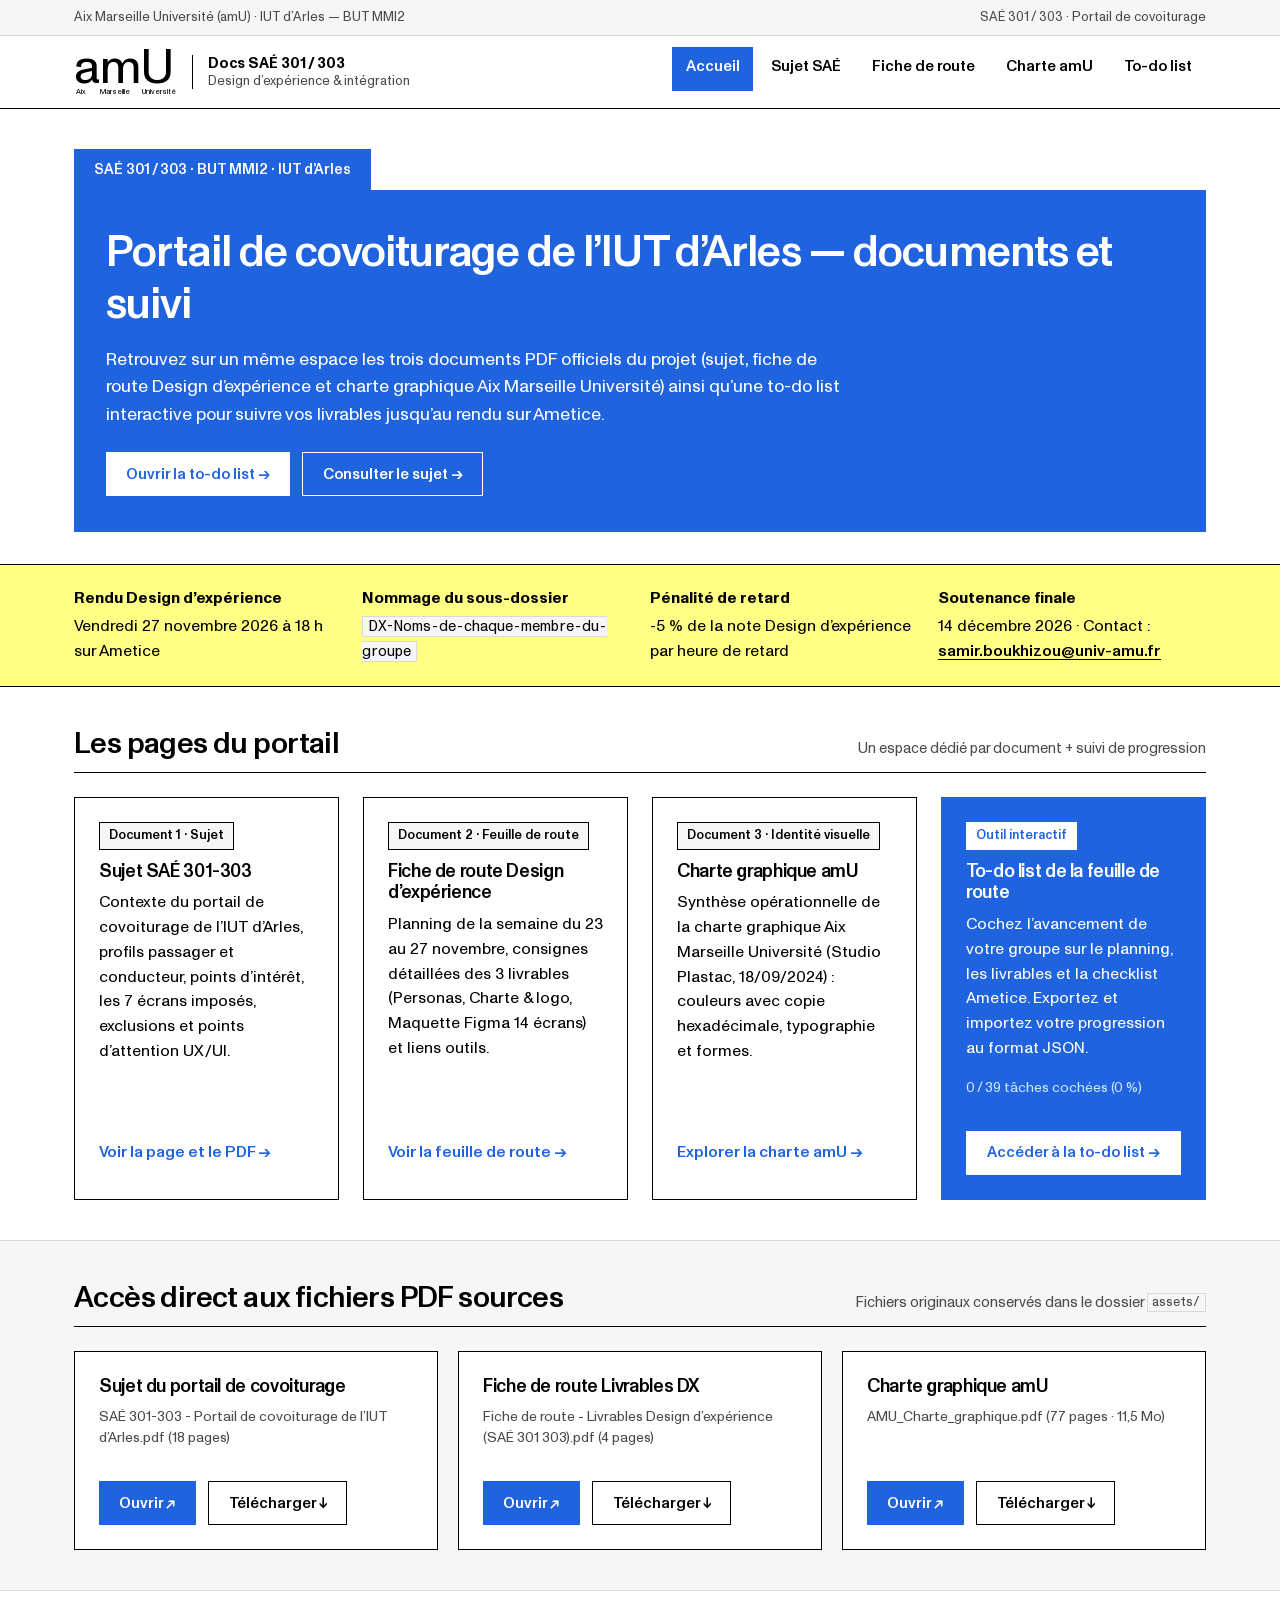
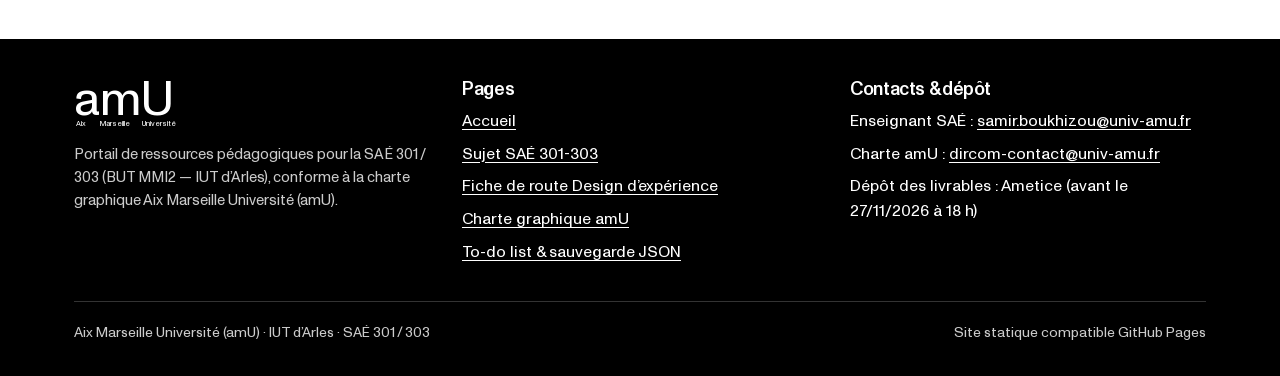
<file: index.html>
<!DOCTYPE html>
<html lang="fr">

<head>
  <meta charset="UTF-8">
  <meta name="viewport" content="width=device-width, initial-scale=1.0">
  <title>Accueil · Documentation SAÉ 301 / 303 — IUT d’Arles</title>
  <meta name="description"
    content="Portail documentaire et suivi de feuille de route pour la SAÉ 301 / 303 (Portail de covoiturage de l’IUT d’Arles) selon la charte graphique Aix Marseille Université.">
  <link rel="icon" type="image/webp" href="assets/amu_icone.webp">
  <link rel="apple-touch-icon" href="assets/amu_icone.webp">
  <link rel="stylesheet" href="css/style.css?v=5">
</head>

<body>
  <a class="skip-link" href="#main-content">Aller au contenu principal</a>

  <header class="site-header">
    <div class="header-topbar">
      <div class="container header-topbar-inner">
        <span>Aix Marseille Université (amU) · IUT d’Arles — BUT MMI2</span>
        <span>SAÉ 301 / 303 · Portail de covoiturage</span>
      </div>
    </div>
    <div class="container header-inner">
      <a class="brand-link" href="index.html" aria-label="Accueil du portail documentaire SAÉ 301-303">
        <svg class="brand-logo-svg" viewBox="0 0 138 66" role="img" aria-label="Logotype amU Aix Marseille Université">
          <text x="0" y="48" font-family="'Monument Grotesk', Arial, sans-serif" font-size="64" font-weight="400"
            fill="currentColor">amU</text>
          <text x="2" y="62" font-family="'Monument Grotesk', Arial, sans-serif" font-size="10" font-weight="400"
            fill="currentColor">Aix</text>
          <text x="35" y="62" font-family="'Monument Grotesk', Arial, sans-serif" font-size="10" font-weight="400"
            fill="currentColor">Marseille</text>
          <text x="90" y="62" font-family="'Monument Grotesk', Arial, sans-serif" font-size="10" font-weight="400"
            fill="currentColor">Université</text>
        </svg>
        <span class="brand-divider" aria-hidden="true"></span>
        <span class="brand-title">
          <strong>Docs SAÉ 301 / 303</strong>
          <span>Design d’expérience &amp; intégration</span>
        </span>
      </a>

      <button class="nav-toggle" type="button" data-nav-toggle aria-expanded="false" aria-controls="site-nav">
        Menu ☰
      </button>

      <nav class="site-nav" id="site-nav" data-site-nav aria-label="Navigation principale">
        <ul class="nav-list">
          <li><a class="nav-link" href="index.html" aria-current="page">Accueil</a></li>
          <li><a class="nav-link" href="sujet.html">Sujet SAÉ</a></li>
          <li><a class="nav-link" href="fiche-de-route.html">Fiche de route</a></li>
          <li><a class="nav-link" href="charte-amu.html">Charte amU</a></li>
          <li><a class="nav-link" href="todo.html">To-do list</a></li>
        </ul>
      </nav>
    </div>
  </header>

  <main id="main-content">
    <section class="hero-section">
      <div class="container">
        <div class="amu-cartouche-hero">
          <div class="cartouche-step-top" aria-hidden="true">
            <span class="cartouche-tab">SAÉ 301 / 303 · BUT MMI2 · IUT d’Arles</span>
            <span class="cartouche-corner-spacer"></span>
          </div>
          <div class="cartouche-block">
            <h1>Portail de covoiturage de l’IUT d’Arles — documents et suivi</h1>
            <p class="cartouche-lead">
              Retrouvez sur un même espace les trois documents PDF officiels du projet (sujet, fiche de route Design
              d’expérience et charte graphique Aix Marseille Université) ainsi qu’une to-do list interactive pour suivre
              vos livrables jusqu’au rendu sur Ametice.
            </p>
            <div class="btn-group">
              <a class="btn btn-white-on-blue" href="todo.html">Ouvrir la to-do list →</a>
              <a class="btn btn-outline-white" href="sujet.html">Consulter le sujet →</a>
            </div>
          </div>
        </div>
      </div>
    </section>

    <section class="yellow-band" aria-label="Échéances clés du projet">
      <div class="container yellow-band-grid">
        <div class="yellow-band-item">
          <strong>Rendu Design d’expérience</strong>
          <span>Vendredi 27 novembre 2026 à 18 h sur Ametice</span>
        </div>
        <div class="yellow-band-item">
          <strong>Nommage du sous-dossier</strong>
          <span><code>DX-Noms-de-chaque-membre-du-groupe</code></span>
        </div>
        <div class="yellow-band-item">
          <strong>Pénalité de retard</strong>
          <span>-5 % de la note Design d’expérience par heure de retard</span>
        </div>
        <div class="yellow-band-item">
          <strong>Soutenance finale</strong>
          <span>14 décembre 2026 · Contact : <a
              href="mailto:samir.boukhizou@univ-amu.fr">samir.boukhizou@univ-amu.fr</a></span>
        </div>
      </div>
    </section>

    <section class="section">
      <div class="container">
        <div class="section-header">
          <h2>Les pages du portail</h2>
          <span class="section-kicker">Un espace dédié par document + suivi de progression</span>
        </div>

        <div class="card-grid">
          <article class="card">
            <div>
              <span class="card-tag">Document 1 · Sujet</span>
              <h3>Sujet SAÉ 301-303</h3>
              <p>
                Contexte du portail de covoiturage de l’IUT d’Arles, profils passager et conducteur, points d’intérêt,
                les 7 écrans imposés, exclusions et points d’attention UX/UI.
              </p>
            </div>
            <a class="card-link" href="sujet.html">Voir la page et le PDF →</a>
          </article>

          <article class="card">
            <div>
              <span class="card-tag">Document 2 · Feuille de route</span>
              <h3>Fiche de route Design d’expérience</h3>
              <p>
                Planning de la semaine du 23 au 27 novembre, consignes détaillées des 3 livrables (Personas, Charte
                &amp; logo, Maquette Figma 14 écrans) et liens outils.
              </p>
            </div>
            <a class="card-link" href="fiche-de-route.html">Voir la feuille de route →</a>
          </article>

          <article class="card">
            <div>
              <span class="card-tag">Document 3 · Identité visuelle</span>
              <h3>Charte graphique amU</h3>
              <p>
                Synthèse opérationnelle de la charte graphique Aix Marseille Université (Studio Plastac, 18/09/2024) :
                couleurs avec copie hexadécimale, typographie et formes.
              </p>
            </div>
            <a class="card-link" href="charte-amu.html">Explorer la charte amU →</a>
          </article>

          <article class="card card--blue">
            <div>
              <span class="card-tag">Outil interactif</span>
              <h3>To-do list de la feuille de route</h3>
              <p>
                Cochez l’avancement de votre groupe sur le planning, les livrables et la checklist Ametice. Exportez et
                importez votre progression au format JSON.
              </p>
              <p class="card-meta" data-home-todo-progress>Chargement de votre progression…</p>
            </div>
            <a class="btn btn-white-on-blue" href="todo.html">Accéder à la to-do list →</a>
          </article>
        </div>
      </div>
    </section>

    <section class="section section-surface">
      <div class="container">
        <div class="section-header">
          <h2>Accès direct aux fichiers PDF sources</h2>
          <span class="section-kicker">Fichiers originaux conservés dans le dossier <code>assets/</code></span>
        </div>

        <div class="card-grid-3">
          <div class="card">
            <div>
              <h3>Sujet du portail de covoiturage</h3>
              <p class="card-meta">SAÉ 301-303 - Portail de covoiturage de l’IUT d’Arles.pdf (18 pages)</p>
            </div>
            <div class="btn-group">
              <a class="btn btn-primary"
                href="assets/SA%C3%89%20301-303%20-%20Portail%20de%20covoiturage%20de%20l%E2%80%99IUT%20d%E2%80%99Arles.pdf"
                target="_blank" rel="noopener">Ouvrir ↗</a>
              <a class="btn btn-secondary"
                href="assets/SA%C3%89%20301-303%20-%20Portail%20de%20covoiturage%20de%20l%E2%80%99IUT%20d%E2%80%99Arles.pdf"
                download>Télécharger ↓</a>
            </div>
          </div>

          <div class="card">
            <div>
              <h3>Fiche de route Livrables DX</h3>
              <p class="card-meta">Fiche de route - Livrables Design d’expérience (SAÉ 301 303).pdf (4 pages)</p>
            </div>
            <div class="btn-group">
              <a class="btn btn-primary"
                href="assets/Fiche%20de%20route%20-%20Livrables%20Design%20d%E2%80%99exp%C3%A9rience%20(SA%C3%89%20301%20303).pdf"
                target="_blank" rel="noopener">Ouvrir ↗</a>
              <a class="btn btn-secondary"
                href="assets/Fiche%20de%20route%20-%20Livrables%20Design%20d%E2%80%99exp%C3%A9rience%20(SA%C3%89%20301%20303).pdf"
                download>Télécharger ↓</a>
            </div>
          </div>

          <div class="card">
            <div>
              <h3>Charte graphique amU</h3>
              <p class="card-meta">AMU_Charte_graphique.pdf (77 pages · 11,5 Mo)</p>
            </div>
            <div class="btn-group">
              <a class="btn btn-primary" href="assets/AMU_Charte_graphique.pdf" target="_blank" rel="noopener">Ouvrir
                ↗</a>
              <a class="btn btn-secondary" href="assets/AMU_Charte_graphique.pdf" download>Télécharger ↓</a>
            </div>
          </div>
        </div>
      </div>
    </section>
  </main>

  <footer class="site-footer">
    <div class="container">
      <div class="footer-grid">
        <div>
          <svg class="brand-logo-svg" viewBox="0 0 138 66" role="img" aria-label="Logotype amU Aix Marseille Université"
            style="color: #FFFFFF; margin-bottom: 0.9rem;">
            <text x="0" y="48" font-family="'Monument Grotesk', Arial, sans-serif" font-size="64" font-weight="400"
              fill="currentColor">amU</text>
            <text x="2" y="62" font-family="'Monument Grotesk', Arial, sans-serif" font-size="10" font-weight="400"
              fill="currentColor">Aix</text>
            <text x="35" y="62" font-family="'Monument Grotesk', Arial, sans-serif" font-size="10" font-weight="400"
              fill="currentColor">Marseille</text>
            <text x="90" y="62" font-family="'Monument Grotesk', Arial, sans-serif" font-size="10" font-weight="400"
              fill="currentColor">Université</text>
          </svg>
          <p style="font-size: 0.92rem; color: #CCCCCC;">
            Portail de ressources pédagogiques pour la SAÉ 301 / 303 (BUT MMI2 — IUT d’Arles), conforme à la charte
            graphique Aix Marseille Université (amU).
          </p>
        </div>

        <div>
          <h3 style="color: #FFFFFF;">Pages</h3>
          <ul class="footer-list">
            <li><a href="index.html">Accueil</a></li>
            <li><a href="sujet.html">Sujet SAÉ 301-303</a></li>
            <li><a href="fiche-de-route.html">Fiche de route Design d’expérience</a></li>
            <li><a href="charte-amu.html">Charte graphique amU</a></li>
            <li><a href="todo.html">To-do list &amp; sauvegarde JSON</a></li>
          </ul>
        </div>

        <div>
          <h3 style="color: #FFFFFF;">Contacts &amp; dépôt</h3>
          <ul class="footer-list">
            <li>Enseignant SAÉ : <a href="mailto:samir.boukhizou@univ-amu.fr">samir.boukhizou@univ-amu.fr</a></li>
            <li>Charte amU : <a href="mailto:dircom-contact@univ-amu.fr">dircom-contact@univ-amu.fr</a></li>
            <li>Dépôt des livrables : Ametice (avant le 27/11/2026 à 18 h)</li>
          </ul>
        </div>
      </div>

      <div class="footer-bottom">
        <span>Aix Marseille Université (amU) · IUT d’Arles · SAÉ 301 / 303</span>
        <span>Site statique compatible GitHub Pages</span>
      </div>
    </div>
  </footer>

  <script src="js/main.js"></script>
</body>

</html>
</file>
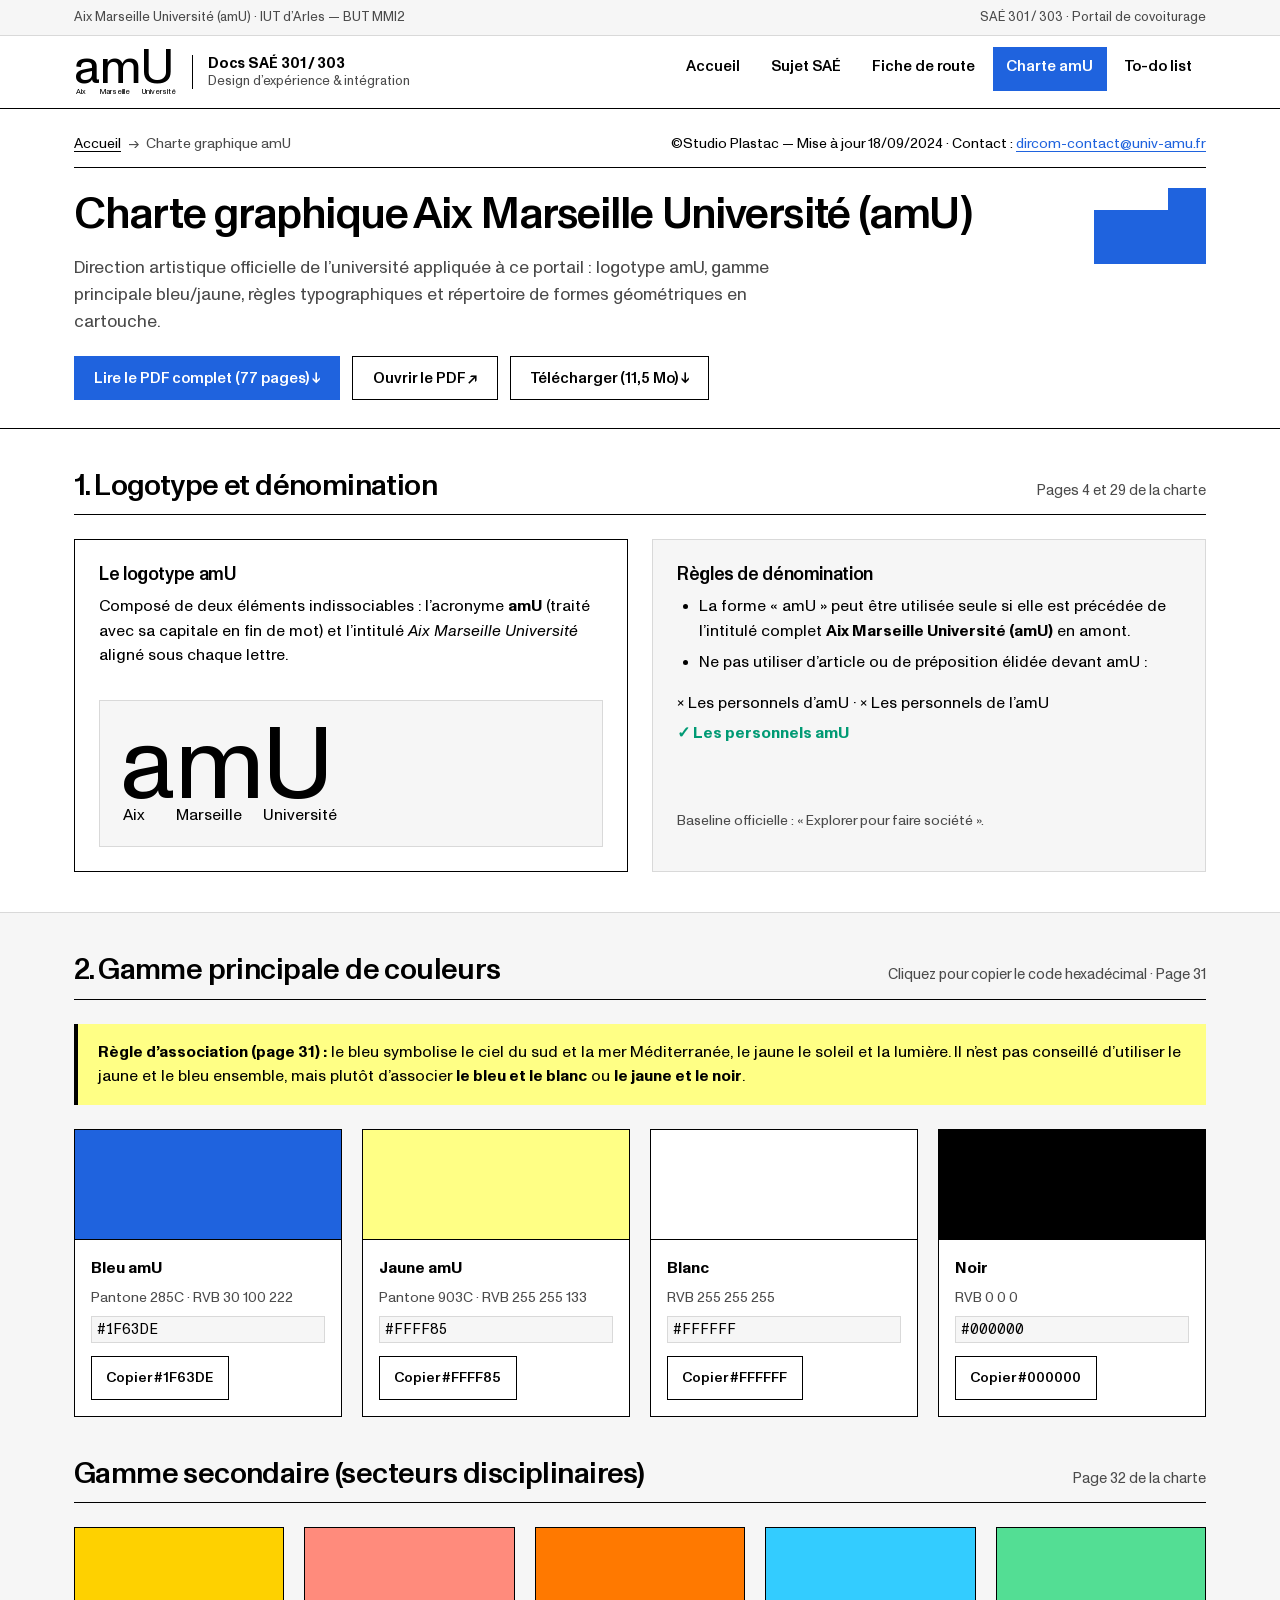
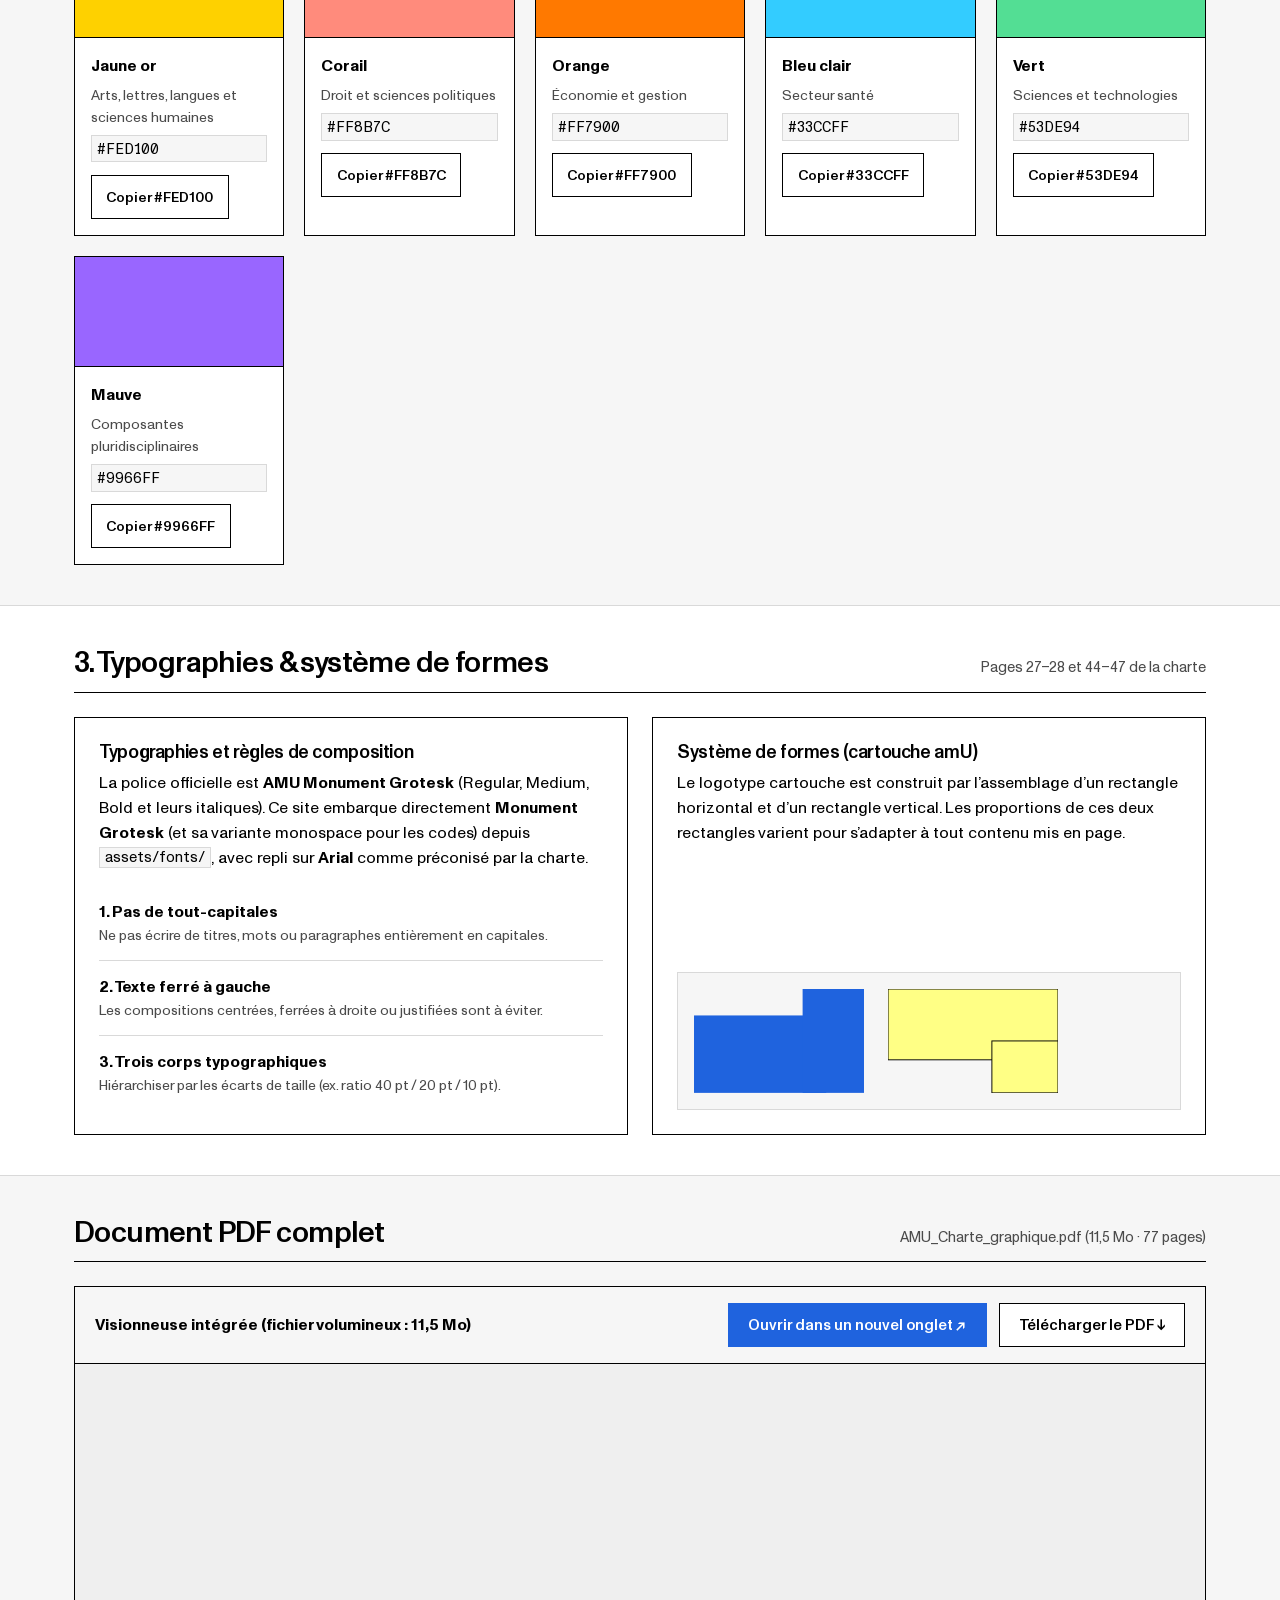
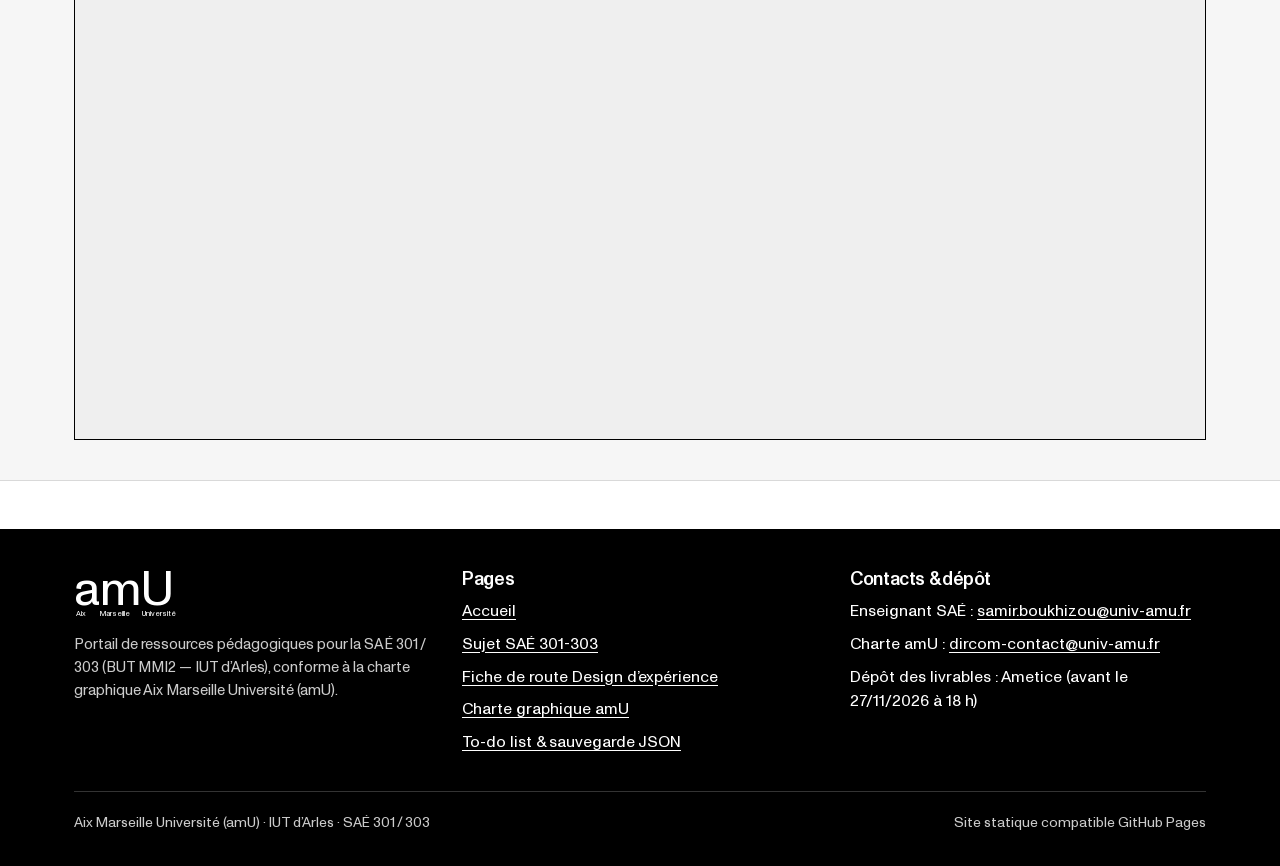
<file: charte-amu.html>
<!DOCTYPE html>
<html lang="fr">

<head>
  <meta charset="UTF-8">
  <meta name="viewport" content="width=device-width, initial-scale=1.0">
  <title>Charte graphique amU · Documentation SAÉ 301 / 303 — IUT d’Arles</title>
  <meta name="description"
    content="Référentiel visuel de la charte graphique Aix Marseille Université (amU) : logotype, palettes principales et secondaires, typographies et système de formes.">
  <link rel="icon" type="image/webp" href="assets/amu_icone.webp">
  <link rel="apple-touch-icon" href="assets/amu_icone.webp">
  <link rel="stylesheet" href="css/style.css?v=5">
</head>

<body>
  <a class="skip-link" href="#main-content">Aller au contenu principal</a>

  <header class="site-header">
    <div class="header-topbar">
      <div class="container header-topbar-inner">
        <span>Aix Marseille Université (amU) · IUT d’Arles — BUT MMI2</span>
        <span>SAÉ 301 / 303 · Portail de covoiturage</span>
      </div>
    </div>
    <div class="container header-inner">
      <a class="brand-link" href="index.html" aria-label="Accueil du portail documentaire SAÉ 301-303">
        <svg class="brand-logo-svg" viewBox="0 0 138 66" role="img" aria-label="Logotype amU Aix Marseille Université">
          <text x="0" y="48" font-family="'Monument Grotesk', Arial, sans-serif" font-size="64" font-weight="400"
            fill="currentColor">amU</text>
          <text x="2" y="62" font-family="'Monument Grotesk', Arial, sans-serif" font-size="10" font-weight="400"
            fill="currentColor">Aix</text>
          <text x="35" y="62" font-family="'Monument Grotesk', Arial, sans-serif" font-size="10" font-weight="400"
            fill="currentColor">Marseille</text>
          <text x="90" y="62" font-family="'Monument Grotesk', Arial, sans-serif" font-size="10" font-weight="400"
            fill="currentColor">Université</text>
        </svg>
        <span class="brand-divider" aria-hidden="true"></span>
        <span class="brand-title">
          <strong>Docs SAÉ 301 / 303</strong>
          <span>Design d’expérience &amp; intégration</span>
        </span>
      </a>

      <button class="nav-toggle" type="button" data-nav-toggle aria-expanded="false" aria-controls="site-nav">
        Menu ☰
      </button>

      <nav class="site-nav" id="site-nav" data-site-nav aria-label="Navigation principale">
        <ul class="nav-list">
          <li><a class="nav-link" href="index.html">Accueil</a></li>
          <li><a class="nav-link" href="sujet.html">Sujet SAÉ</a></li>
          <li><a class="nav-link" href="fiche-de-route.html">Fiche de route</a></li>
          <li><a class="nav-link" href="charte-amu.html" aria-current="page">Charte amU</a></li>
          <li><a class="nav-link" href="todo.html">To-do list</a></li>
        </ul>
      </nav>
    </div>
  </header>

  <main id="main-content">
    <section class="page-header">
      <div class="container">
        <div class="editorial-meta">
          <nav class="breadcrumb" aria-label="Fil d’Ariane">
            <a href="index.html">Accueil</a>
            <span aria-hidden="true">→</span>
            <span>Charte graphique amU</span>
          </nav>
          <span>©Studio Plastac — Mise à jour 18/09/2024 · Contact : <a
              href="mailto:dircom-contact@univ-amu.fr">dircom-contact@univ-amu.fr</a></span>
        </div>

        <div class="page-header-split">
          <div>
            <h1>Charte graphique Aix Marseille Université (amU)</h1>
            <p class="page-subtitle">
              Direction artistique officielle de l’université appliquée à ce portail : logotype amU, gamme principale
              bleu/jaune, règles typographiques et répertoire de formes géométriques en cartouche.
            </p>
            <div class="btn-group">
              <a class="btn btn-primary" href="#pdf-viewer">Lire le PDF complet (77 pages) ↓</a>
              <a class="btn btn-secondary" href="assets/AMU_Charte_graphique.pdf" target="_blank" rel="noopener">Ouvrir
                le PDF ↗</a>
              <a class="btn btn-secondary" href="assets/AMU_Charte_graphique.pdf" download>Télécharger (11,5 Mo) ↓</a>
            </div>
          </div>
          <div class="cartouche-mini" aria-hidden="true">
            <span class="c-top"></span>
            <span class="c-main"></span>
          </div>
        </div>
      </div>
    </section>

    <section class="section">
      <div class="container">
        <div class="section-header">
          <h2>1. Logotype et dénomination</h2>
          <span class="section-kicker">Pages 4 et 29 de la charte</span>
        </div>

        <div class="card-grid-2">
          <div class="card">
            <div>
              <h3>Le logotype amU</h3>
              <p>
                Composé de deux éléments indissociables : l’acronyme <strong>amU</strong> (traité avec sa capitale en
                fin de mot) et l’intitulé <em>Aix Marseille Université</em> aligné sous chaque lettre.
              </p>
            </div>
            <div style="padding: 1.25rem; background: #F6F6F6; border: 1px solid #D9D9D9;">
              <svg viewBox="0 0 138 66" width="220" role="img" aria-label="Aperçu du logotype amU">
                <text x="0" y="48" font-family="'Monument Grotesk', Arial, sans-serif" font-size="64" font-weight="400"
                  fill="#000000">amU</text>
                <text x="2" y="62" font-family="'Monument Grotesk', Arial, sans-serif" font-size="10" font-weight="400"
                  fill="#000000">Aix</text>
                <text x="35" y="62" font-family="'Monument Grotesk', Arial, sans-serif" font-size="10" font-weight="400"
                  fill="#000000">Marseille</text>
                <text x="90" y="62" font-family="'Monument Grotesk', Arial, sans-serif" font-size="10" font-weight="400"
                  fill="#000000">Université</text>
              </svg>
            </div>
          </div>

          <div class="card card--muted">
            <div>
              <h3>Règles de dénomination</h3>
              <ul>
                <li>La forme « amU » peut être utilisée seule si elle est précédée de l’intitulé complet <strong>Aix
                    Marseille Université (amU)</strong> en amont.</li>
                <li>Ne pas utiliser d’article ou de préposition élidée devant amU :</li>
              </ul>
              <p style="margin-bottom: 0.35rem;">× Les personnels d’amU · × Les personnels de l’amU</p>
              <p style="font-weight: 700; color: #009A74; margin-bottom: 0;">✓ Les personnels amU</p>
            </div>
            <p class="card-meta">Baseline officielle : « Explorer pour faire société ».</p>
          </div>
        </div>
      </div>
    </section>

    <section class="section section-surface">
      <div class="container">
        <div class="section-header">
          <h2>2. Gamme principale de couleurs</h2>
          <span class="section-kicker">Cliquez pour copier le code hexadécimal · Page 31</span>
        </div>

        <div class="callout callout--yellow">
          <strong>Règle d’association (page 31) :</strong> le bleu symbolise le ciel du sud et la mer Méditerranée, le
          jaune le soleil et la lumière. Il n’est pas conseillé d’utiliser le jaune et le bleu ensemble, mais plutôt
          d’associer <strong>le bleu et le blanc</strong> ou <strong>le jaune et le noir</strong>.
        </div>

        <div class="swatch-grid">
          <div class="swatch-card">
            <div class="swatch-color" style="background-color: #1F63DE;"></div>
            <div class="swatch-body">
              <strong>Bleu amU</strong>
              <span class="card-meta">Pantone 285C · RVB 30 100 222</span>
              <code>#1F63DE</code>
              <button class="swatch-copy-btn" type="button" data-copy-hex="#1F63DE">Copier #1F63DE</button>
            </div>
          </div>

          <div class="swatch-card">
            <div class="swatch-color" style="background-color: #FFFF85;"></div>
            <div class="swatch-body">
              <strong>Jaune amU</strong>
              <span class="card-meta">Pantone 903C · RVB 255 255 133</span>
              <code>#FFFF85</code>
              <button class="swatch-copy-btn" type="button" data-copy-hex="#FFFF85">Copier #FFFF85</button>
            </div>
          </div>

          <div class="swatch-card">
            <div class="swatch-color" style="background-color: #FFFFFF;"></div>
            <div class="swatch-body">
              <strong>Blanc</strong>
              <span class="card-meta">RVB 255 255 255</span>
              <code>#FFFFFF</code>
              <button class="swatch-copy-btn" type="button" data-copy-hex="#FFFFFF">Copier #FFFFFF</button>
            </div>
          </div>

          <div class="swatch-card">
            <div class="swatch-color" style="background-color: #000000;"></div>
            <div class="swatch-body">
              <strong>Noir</strong>
              <span class="card-meta">RVB 0 0 0</span>
              <code>#000000</code>
              <button class="swatch-copy-btn" type="button" data-copy-hex="#000000">Copier #000000</button>
            </div>
          </div>
        </div>

        <div class="section-header" style="margin-top: 2.5rem;">
          <h2>Gamme secondaire (secteurs disciplinaires)</h2>
          <span class="section-kicker">Page 32 de la charte</span>
        </div>

        <div class="swatch-grid">
          <div class="swatch-card">
            <div class="swatch-color" style="background-color: #FED100;"></div>
            <div class="swatch-body">
              <strong>Jaune or</strong>
              <span class="card-meta">Arts, lettres, langues et sciences humaines</span>
              <code>#FED100</code>
              <button class="swatch-copy-btn" type="button" data-copy-hex="#FED100">Copier #FED100</button>
            </div>
          </div>

          <div class="swatch-card">
            <div class="swatch-color" style="background-color: #FF8B7C;"></div>
            <div class="swatch-body">
              <strong>Corail</strong>
              <span class="card-meta">Droit et sciences politiques</span>
              <code>#FF8B7C</code>
              <button class="swatch-copy-btn" type="button" data-copy-hex="#FF8B7C">Copier #FF8B7C</button>
            </div>
          </div>

          <div class="swatch-card">
            <div class="swatch-color" style="background-color: #FF7900;"></div>
            <div class="swatch-body">
              <strong>Orange</strong>
              <span class="card-meta">Économie et gestion</span>
              <code>#FF7900</code>
              <button class="swatch-copy-btn" type="button" data-copy-hex="#FF7900">Copier #FF7900</button>
            </div>
          </div>

          <div class="swatch-card">
            <div class="swatch-color" style="background-color: #33CCFF;"></div>
            <div class="swatch-body">
              <strong>Bleu clair</strong>
              <span class="card-meta">Secteur santé</span>
              <code>#33CCFF</code>
              <button class="swatch-copy-btn" type="button" data-copy-hex="#33CCFF">Copier #33CCFF</button>
            </div>
          </div>

          <div class="swatch-card">
            <div class="swatch-color" style="background-color: #53DE94;"></div>
            <div class="swatch-body">
              <strong>Vert</strong>
              <span class="card-meta">Sciences et technologies</span>
              <code>#53DE94</code>
              <button class="swatch-copy-btn" type="button" data-copy-hex="#53DE94">Copier #53DE94</button>
            </div>
          </div>

          <div class="swatch-card">
            <div class="swatch-color" style="background-color: #9966FF;"></div>
            <div class="swatch-body">
              <strong>Mauve</strong>
              <span class="card-meta">Composantes pluridisciplinaires</span>
              <code>#9966FF</code>
              <button class="swatch-copy-btn" type="button" data-copy-hex="#9966FF">Copier #9966FF</button>
            </div>
          </div>
        </div>
      </div>
    </section>

    <section class="section">
      <div class="container">
        <div class="section-header">
          <h2>3. Typographies &amp; système de formes</h2>
          <span class="section-kicker">Pages 27–28 et 44–47 de la charte</span>
        </div>

        <div class="card-grid-2">
          <div class="type-specimen">
            <h3>Typographies et règles de composition</h3>
            <p>
              La police officielle est <strong>AMU Monument Grotesk</strong> (Regular, Medium, Bold et leurs italiques).
              Ce site embarque directement <strong>Monument Grotesk</strong> (et sa variante monospace pour les codes)
              depuis <code>assets/fonts/</code>, avec repli sur <strong>Arial</strong> comme préconisé par la charte.
            </p>
            <div class="type-level">
              <strong>1. Pas de tout-capitales</strong>
              <p class="card-meta" style="margin-bottom: 0;">Ne pas écrire de titres, mots ou paragraphes entièrement en
                capitales.</p>
            </div>
            <div class="type-level">
              <strong>2. Texte ferré à gauche</strong>
              <p class="card-meta" style="margin-bottom: 0;">Les compositions centrées, ferrées à droite ou justifiées
                sont à éviter.</p>
            </div>
            <div class="type-level">
              <strong>3. Trois corps typographiques</strong>
              <p class="card-meta" style="margin-bottom: 0;">Hiérarchiser par les écarts de taille (ex. ratio 40 pt / 20
                pt / 10 pt).</p>
            </div>
          </div>

          <div class="card">
            <div>
              <h3>Système de formes (cartouche amU)</h3>
              <p>
                Le logotype cartouche est construit par l’assemblage d’un rectangle horizontal et d’un rectangle
                vertical. Les proportions de ces deux rectangles varient pour s’adapter à tout contenu mis en page.
              </p>
            </div>
            <div
              style="display: flex; flex-wrap: wrap; gap: 1.5rem; align-items: center; padding: 1rem; background: #F6F6F6; border: 1px solid #D9D9D9;">
              <svg viewBox="0 0 180 110" width="170" role="img" aria-label="Construction du cartouche amU bleu">
                <rect x="0" y="28" width="140" height="82" fill="#1F63DE" />
                <rect x="115" y="0" width="65" height="110" fill="#1F63DE" />
              </svg>
              <svg viewBox="0 0 180 110" width="170" role="img" aria-label="Déclinaison du répertoire de formes jaune">
                <rect x="0" y="0" width="180" height="75" fill="#FFFF85" stroke="#000000" stroke-width="1" />
                <rect x="110" y="55" width="70" height="55" fill="#FFFF85" stroke="#000000" stroke-width="1" />
              </svg>
            </div>
          </div>
        </div>
      </div>
    </section>

    <section class="section section-surface" id="pdf-viewer">
      <div class="container">
        <div class="section-header">
          <h2>Document PDF complet</h2>
          <span class="section-kicker">AMU_Charte_graphique.pdf (11,5 Mo · 77 pages)</span>
        </div>

        <div class="pdf-toolbar">
          <strong>Visionneuse intégrée (fichier volumineux : 11,5 Mo)</strong>
          <div class="btn-group">
            <a class="btn btn-primary" href="assets/AMU_Charte_graphique.pdf" target="_blank" rel="noopener">Ouvrir dans
              un nouvel onglet ↗</a>
            <a class="btn btn-secondary" href="assets/AMU_Charte_graphique.pdf" download>Télécharger le PDF ↓</a>
          </div>
        </div>
        <div class="pdf-frame-wrap">
          <iframe class="pdf-frame" src="assets/AMU_Charte_graphique.pdf"
            title="Charte graphique Aix Marseille Université (PDF)" loading="lazy"></iframe>
        </div>
        <div class="pdf-mobile-note">
          Ce document pèse 11,5 Mo. Sur mobile, privilégiez le bouton « Ouvrir dans un nouvel onglet ↗ » ou «
          Télécharger le PDF ↓ » ci-dessus.
        </div>
      </div>
    </section>
  </main>

  <footer class="site-footer">
    <div class="container">
      <div class="footer-grid">
        <div>
          <svg class="brand-logo-svg" viewBox="0 0 138 66" role="img" aria-label="Logotype amU Aix Marseille Université"
            style="color: #FFFFFF; margin-bottom: 0.9rem;">
            <text x="0" y="48" font-family="'Monument Grotesk', Arial, sans-serif" font-size="64" font-weight="400"
              fill="currentColor">amU</text>
            <text x="2" y="62" font-family="'Monument Grotesk', Arial, sans-serif" font-size="10" font-weight="400"
              fill="currentColor">Aix</text>
            <text x="35" y="62" font-family="'Monument Grotesk', Arial, sans-serif" font-size="10" font-weight="400"
              fill="currentColor">Marseille</text>
            <text x="90" y="62" font-family="'Monument Grotesk', Arial, sans-serif" font-size="10" font-weight="400"
              fill="currentColor">Université</text>
          </svg>
          <p style="font-size: 0.92rem; color: #CCCCCC;">
            Portail de ressources pédagogiques pour la SAÉ 301 / 303 (BUT MMI2 — IUT d’Arles), conforme à la charte
            graphique Aix Marseille Université (amU).
          </p>
        </div>

        <div>
          <h3 style="color: #FFFFFF;">Pages</h3>
          <ul class="footer-list">
            <li><a href="index.html">Accueil</a></li>
            <li><a href="sujet.html">Sujet SAÉ 301-303</a></li>
            <li><a href="fiche-de-route.html">Fiche de route Design d’expérience</a></li>
            <li><a href="charte-amu.html">Charte graphique amU</a></li>
            <li><a href="todo.html">To-do list &amp; sauvegarde JSON</a></li>
          </ul>
        </div>

        <div>
          <h3 style="color: #FFFFFF;">Contacts &amp; dépôt</h3>
          <ul class="footer-list">
            <li>Enseignant SAÉ : <a href="mailto:samir.boukhizou@univ-amu.fr">samir.boukhizou@univ-amu.fr</a></li>
            <li>Charte amU : <a href="mailto:dircom-contact@univ-amu.fr">dircom-contact@univ-amu.fr</a></li>
            <li>Dépôt des livrables : Ametice (avant le 27/11/2026 à 18 h)</li>
          </ul>
        </div>
      </div>

      <div class="footer-bottom">
        <span>Aix Marseille Université (amU) · IUT d’Arles · SAÉ 301 / 303</span>
        <span>Site statique compatible GitHub Pages</span>
      </div>
    </div>
  </footer>

  <script src="js/main.js"></script>
</body>

</html>
</file>
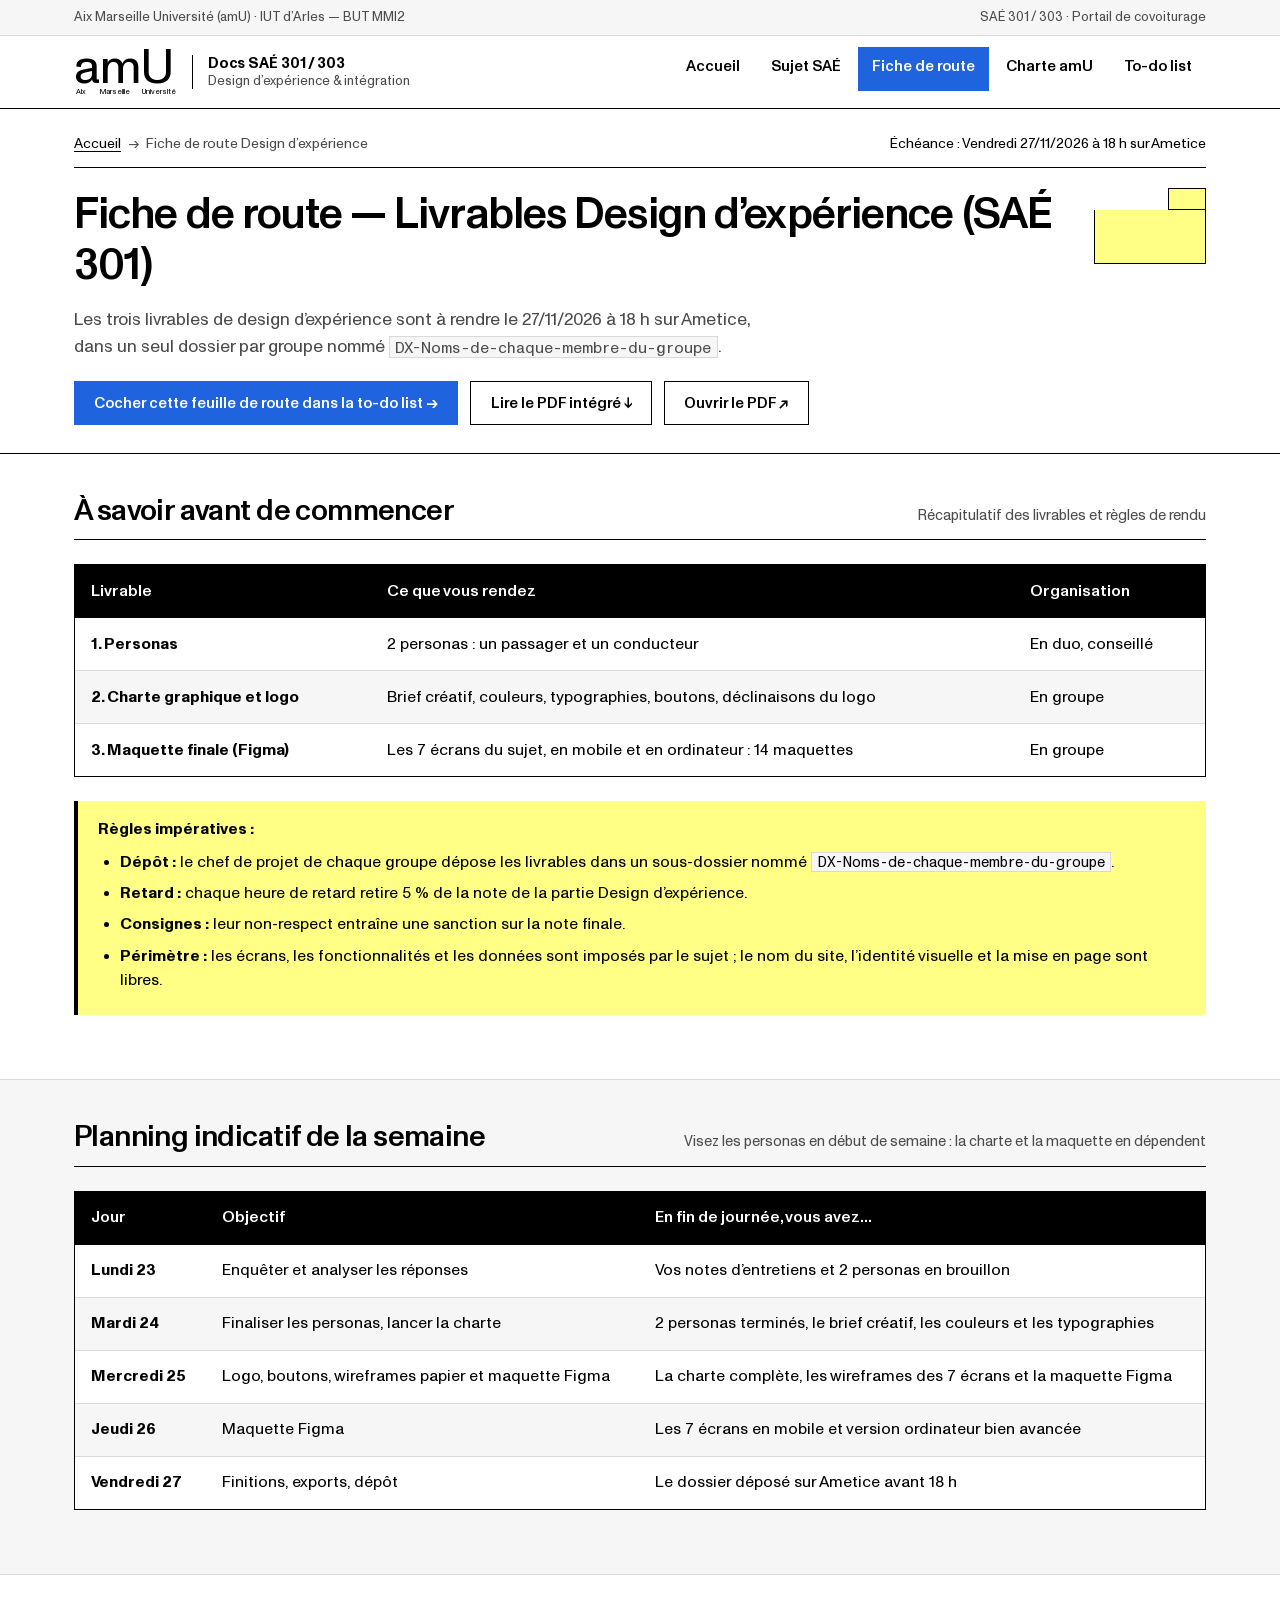
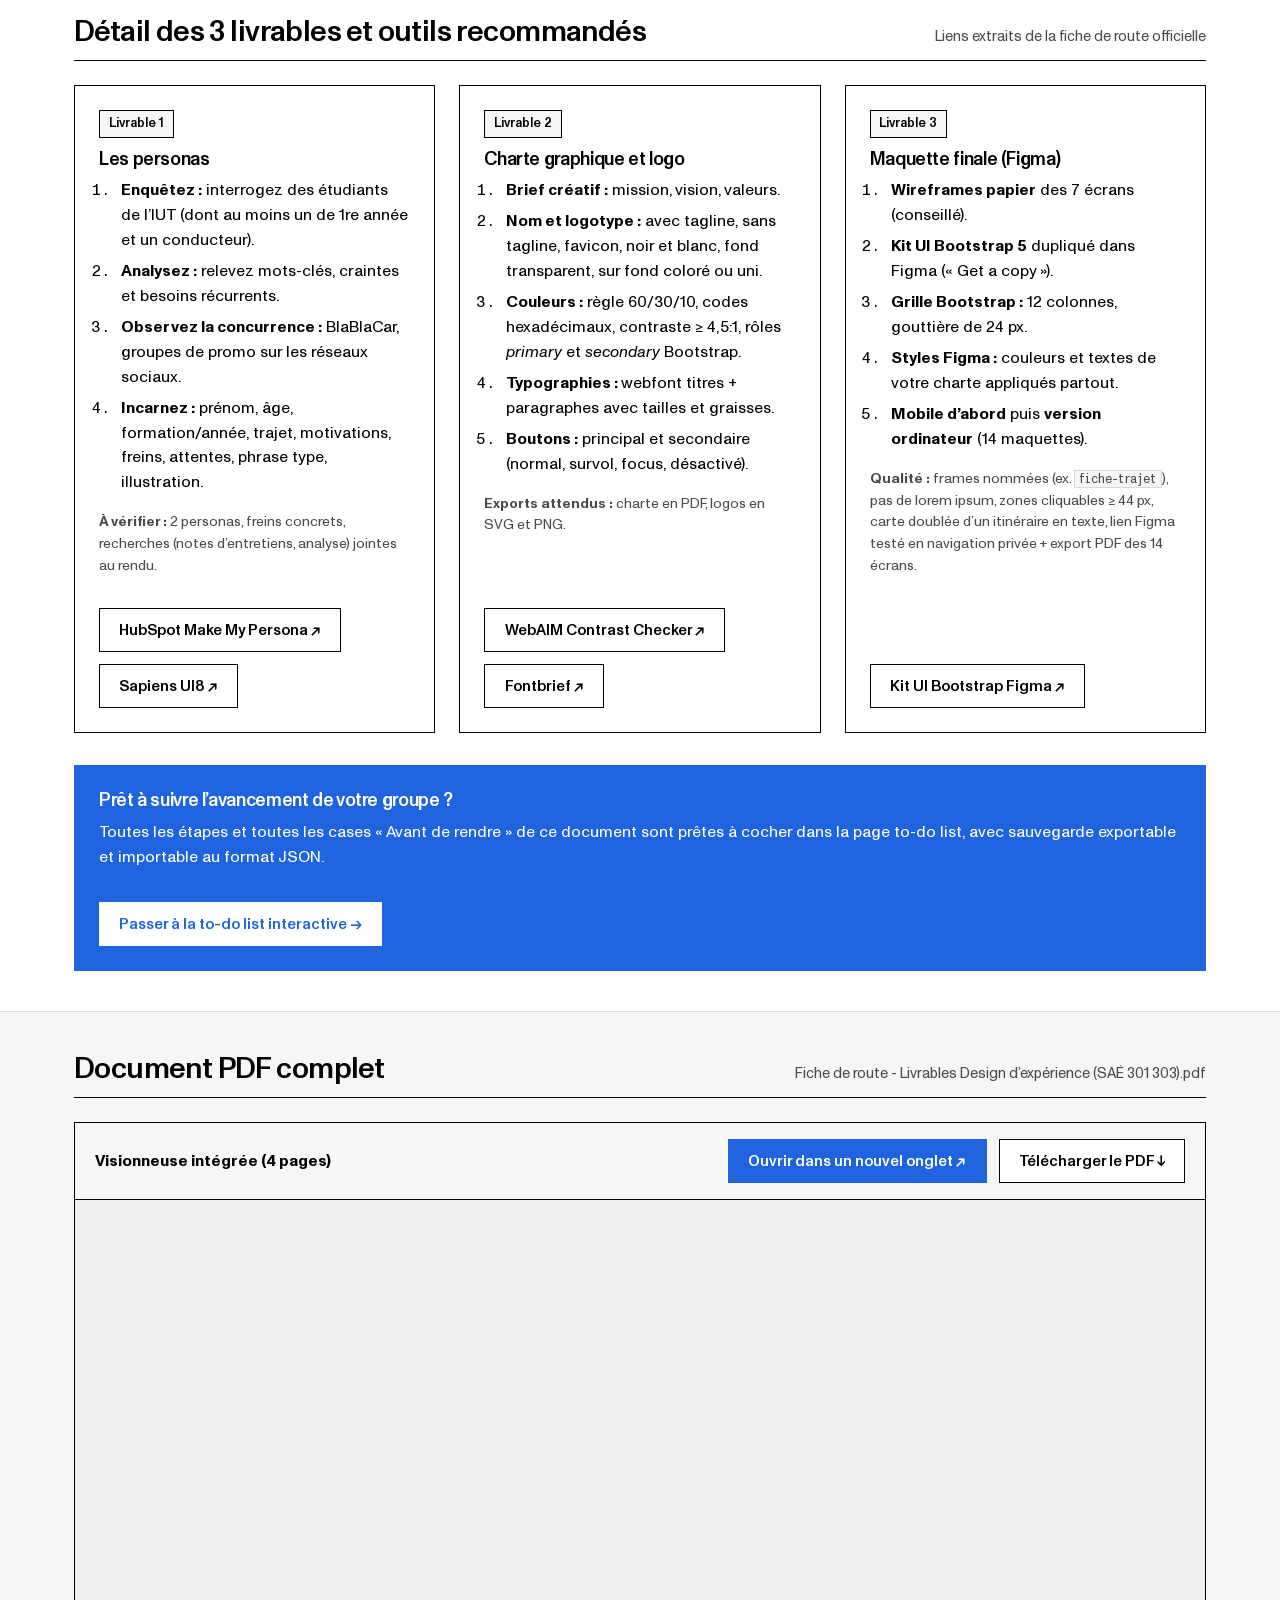
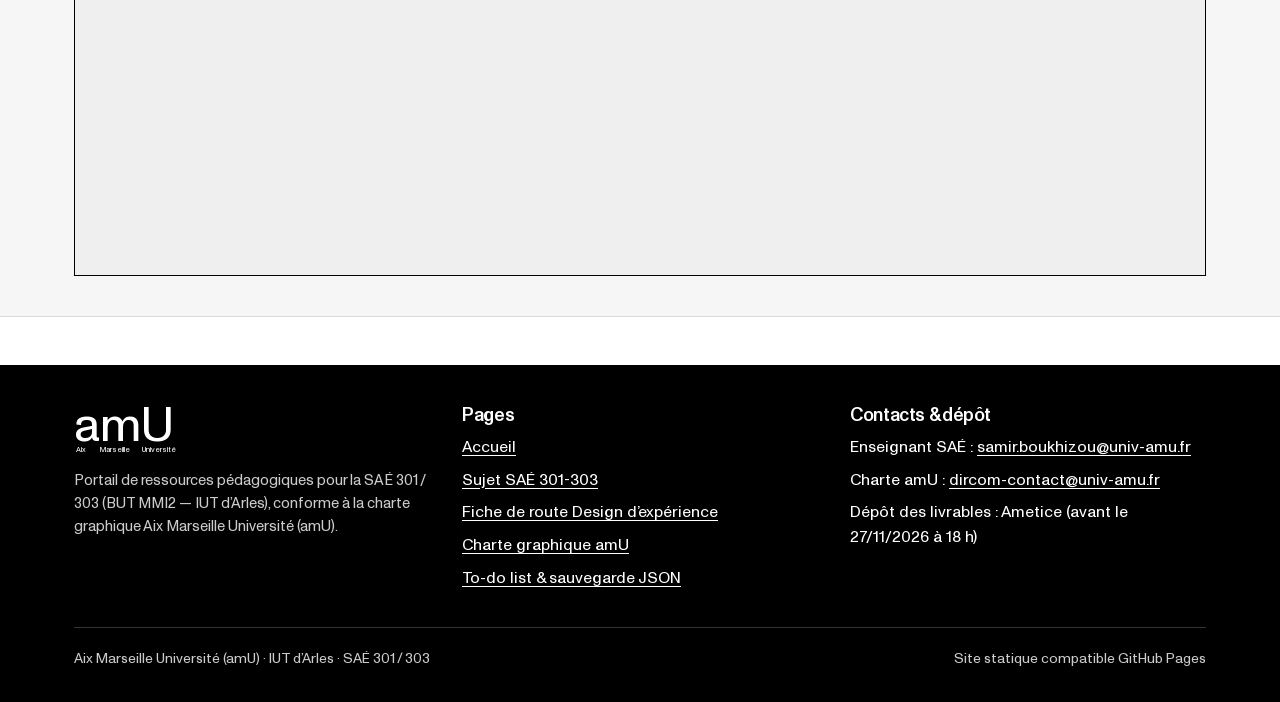
<file: fiche-de-route.html>
<!DOCTYPE html>
<html lang="fr">

<head>
  <meta charset="UTF-8">
  <meta name="viewport" content="width=device-width, initial-scale=1.0">
  <title>Fiche de route · Documentation SAÉ 301 / 303 — IUT d’Arles</title>
  <meta name="description"
    content="Fiche de route des livrables Design d’expérience (SAÉ 301 / 303) : planning, livrables, liens outils et PDF intégré.">
  <link rel="icon" type="image/webp" href="assets/amu_icone.webp">
  <link rel="apple-touch-icon" href="assets/amu_icone.webp">
  <link rel="stylesheet" href="css/style.css?v=5">
</head>

<body>
  <a class="skip-link" href="#main-content">Aller au contenu principal</a>

  <header class="site-header">
    <div class="header-topbar">
      <div class="container header-topbar-inner">
        <span>Aix Marseille Université (amU) · IUT d’Arles — BUT MMI2</span>
        <span>SAÉ 301 / 303 · Portail de covoiturage</span>
      </div>
    </div>
    <div class="container header-inner">
      <a class="brand-link" href="index.html" aria-label="Accueil du portail documentaire SAÉ 301-303">
        <svg class="brand-logo-svg" viewBox="0 0 138 66" role="img" aria-label="Logotype amU Aix Marseille Université">
          <text x="0" y="48" font-family="'Monument Grotesk', Arial, sans-serif" font-size="64" font-weight="400"
            fill="currentColor">amU</text>
          <text x="2" y="62" font-family="'Monument Grotesk', Arial, sans-serif" font-size="10" font-weight="400"
            fill="currentColor">Aix</text>
          <text x="35" y="62" font-family="'Monument Grotesk', Arial, sans-serif" font-size="10" font-weight="400"
            fill="currentColor">Marseille</text>
          <text x="90" y="62" font-family="'Monument Grotesk', Arial, sans-serif" font-size="10" font-weight="400"
            fill="currentColor">Université</text>
        </svg>
        <span class="brand-divider" aria-hidden="true"></span>
        <span class="brand-title">
          <strong>Docs SAÉ 301 / 303</strong>
          <span>Design d’expérience &amp; intégration</span>
        </span>
      </a>

      <button class="nav-toggle" type="button" data-nav-toggle aria-expanded="false" aria-controls="site-nav">
        Menu ☰
      </button>

      <nav class="site-nav" id="site-nav" data-site-nav aria-label="Navigation principale">
        <ul class="nav-list">
          <li><a class="nav-link" href="index.html">Accueil</a></li>
          <li><a class="nav-link" href="sujet.html">Sujet SAÉ</a></li>
          <li><a class="nav-link" href="fiche-de-route.html" aria-current="page">Fiche de route</a></li>
          <li><a class="nav-link" href="charte-amu.html">Charte amU</a></li>
          <li><a class="nav-link" href="todo.html">To-do list</a></li>
        </ul>
      </nav>
    </div>
  </header>

  <main id="main-content">
    <section class="page-header">
      <div class="container">
        <div class="editorial-meta">
          <nav class="breadcrumb" aria-label="Fil d’Ariane">
            <a href="index.html">Accueil</a>
            <span aria-hidden="true">→</span>
            <span>Fiche de route Design d’expérience</span>
          </nav>
          <span>Échéance : Vendredi 27/11/2026 à 18 h sur Ametice</span>
        </div>

        <div class="page-header-split">
          <div>
            <h1>Fiche de route — Livrables Design d’expérience (SAÉ 301)</h1>
            <p class="page-subtitle">
              Les trois livrables de design d’expérience sont à rendre le 27/11/2026 à 18 h sur Ametice, dans un seul
              dossier par groupe nommé <code>DX-Noms-de-chaque-membre-du-groupe</code>.
            </p>
            <div class="btn-group">
              <a class="btn btn-primary" href="todo.html">Cocher cette feuille de route dans la to-do list →</a>
              <a class="btn btn-secondary" href="#pdf-viewer">Lire le PDF intégré ↓</a>
              <a class="btn btn-secondary"
                href="assets/Fiche%20de%20route%20-%20Livrables%20Design%20d%E2%80%99exp%C3%A9rience%20(SA%C3%89%20301%20303).pdf"
                target="_blank" rel="noopener">Ouvrir le PDF ↗</a>
            </div>
          </div>
          <div class="cartouche-mini cartouche-mini--yellow" aria-hidden="true">
            <span class="c-top"></span>
            <span class="c-main"></span>
          </div>
        </div>
      </div>
    </section>

    <section class="section">
      <div class="container">
        <div class="section-header">
          <h2>À savoir avant de commencer</h2>
          <span class="section-kicker">Récapitulatif des livrables et règles de rendu</span>
        </div>

        <div class="table-wrap">
          <table>
            <thead>
              <tr>
                <th>Livrable</th>
                <th>Ce que vous rendez</th>
                <th>Organisation</th>
              </tr>
            </thead>
            <tbody>
              <tr>
                <td><strong>1. Personas</strong></td>
                <td>2 personas : un passager et un conducteur</td>
                <td>En duo, conseillé</td>
              </tr>
              <tr>
                <td><strong>2. Charte graphique et logo</strong></td>
                <td>Brief créatif, couleurs, typographies, boutons, déclinaisons du logo</td>
                <td>En groupe</td>
              </tr>
              <tr>
                <td><strong>3. Maquette finale (Figma)</strong></td>
                <td>Les 7 écrans du sujet, en mobile et en ordinateur : 14 maquettes</td>
                <td>En groupe</td>
              </tr>
            </tbody>
          </table>
        </div>

        <div class="callout callout--yellow">
          <strong>Règles impératives :</strong>
          <ul style="margin-top: 0.5rem; margin-bottom: 0;">
            <li><strong>Dépôt :</strong> le chef de projet de chaque groupe dépose les livrables dans un sous-dossier
              nommé <code>DX-Noms-de-chaque-membre-du-groupe</code>.</li>
            <li><strong>Retard :</strong> chaque heure de retard retire 5 % de la note de la partie Design d’expérience.
            </li>
            <li><strong>Consignes :</strong> leur non-respect entraîne une sanction sur la note finale.</li>
            <li><strong>Périmètre :</strong> les écrans, les fonctionnalités et les données sont imposés par le sujet ;
              le nom du site, l’identité visuelle et la mise en page sont libres.</li>
          </ul>
        </div>
      </div>
    </section>

    <section class="section section-surface">
      <div class="container">
        <div class="section-header">
          <h2>Planning indicatif de la semaine</h2>
          <span class="section-kicker">Visez les personas en début de semaine : la charte et la maquette en
            dépendent</span>
        </div>

        <div class="table-wrap">
          <table>
            <thead>
              <tr>
                <th>Jour</th>
                <th>Objectif</th>
                <th>En fin de journée, vous avez…</th>
              </tr>
            </thead>
            <tbody>
              <tr>
                <td><strong>Lundi 23</strong></td>
                <td>Enquêter et analyser les réponses</td>
                <td>Vos notes d’entretiens et 2 personas en brouillon</td>
              </tr>
              <tr>
                <td><strong>Mardi 24</strong></td>
                <td>Finaliser les personas, lancer la charte</td>
                <td>2 personas terminés, le brief créatif, les couleurs et les typographies</td>
              </tr>
              <tr>
                <td><strong>Mercredi 25</strong></td>
                <td>Logo, boutons, wireframes papier et maquette Figma</td>
                <td>La charte complète, les wireframes des 7 écrans et la maquette Figma</td>
              </tr>
              <tr>
                <td><strong>Jeudi 26</strong></td>
                <td>Maquette Figma</td>
                <td>Les 7 écrans en mobile et version ordinateur bien avancée</td>
              </tr>
              <tr>
                <td><strong>Vendredi 27</strong></td>
                <td>Finitions, exports, dépôt</td>
                <td>Le dossier déposé sur Ametice avant 18 h</td>
              </tr>
            </tbody>
          </table>
        </div>
      </div>
    </section>

    <section class="section">
      <div class="container">
        <div class="section-header">
          <h2>Détail des 3 livrables et outils recommandés</h2>
          <span class="section-kicker">Liens extraits de la fiche de route officielle</span>
        </div>

        <div class="card-grid">
          <article class="card">
            <div>
              <span class="card-tag">Livrable 1</span>
              <h3>Les personas</h3>
              <ol>
                <li><strong>Enquêtez :</strong> interrogez des étudiants de l’IUT (dont au moins un de 1re année et un
                  conducteur).</li>
                <li><strong>Analysez :</strong> relevez mots-clés, craintes et besoins récurrents.</li>
                <li><strong>Observez la concurrence :</strong> BlaBlaCar, groupes de promo sur les réseaux sociaux.</li>
                <li><strong>Incarnez :</strong> prénom, âge, formation/année, trajet, motivations, freins, attentes,
                  phrase type, illustration.</li>
              </ol>
              <p class="card-meta"><strong>À vérifier :</strong> 2 personas, freins concrets, recherches (notes
                d’entretiens, analyse) jointes au rendu.</p>
            </div>
            <div class="btn-group">
              <a class="btn btn-secondary" href="https://www.hubspot.com/make-my-persona" target="_blank"
                rel="noopener">HubSpot Make My Persona ↗</a>
              <a class="btn btn-secondary" href="https://sapiens.ui8.net/" target="_blank" rel="noopener">Sapiens UI8
                ↗</a>
            </div>
          </article>

          <article class="card">
            <div>
              <span class="card-tag">Livrable 2</span>
              <h3>Charte graphique et logo</h3>
              <ol>
                <li><strong>Brief créatif :</strong> mission, vision, valeurs.</li>
                <li><strong>Nom et logotype :</strong> avec tagline, sans tagline, favicon, noir et blanc, fond
                  transparent, sur fond coloré ou uni.</li>
                <li><strong>Couleurs :</strong> règle 60/30/10, codes hexadécimaux, contraste &ge; 4,5:1, rôles
                  <em>primary</em> et <em>secondary</em> Bootstrap.</li>
                <li><strong>Typographies :</strong> webfont titres + paragraphes avec tailles et graisses.</li>
                <li><strong>Boutons :</strong> principal et secondaire (normal, survol, focus, désactivé).</li>
              </ol>
              <p class="card-meta"><strong>Exports attendus :</strong> charte en PDF, logos en SVG et PNG.</p>
            </div>
            <div class="btn-group">
              <a class="btn btn-secondary" href="https://webaim.org/resources/contrastchecker/" target="_blank"
                rel="noopener">WebAIM Contrast Checker ↗</a>
              <a class="btn btn-secondary" href="https://fontbrief.com/" target="_blank" rel="noopener">Fontbrief ↗</a>
            </div>
          </article>

          <article class="card">
            <div>
              <span class="card-tag">Livrable 3</span>
              <h3>Maquette finale (Figma)</h3>
              <ol>
                <li><strong>Wireframes papier</strong> des 7 écrans (conseillé).</li>
                <li><strong>Kit UI Bootstrap 5</strong> dupliqué dans Figma (« Get a copy »).</li>
                <li><strong>Grille Bootstrap :</strong> 12 colonnes, gouttière de 24 px.</li>
                <li><strong>Styles Figma :</strong> couleurs et textes de votre charte appliqués partout.</li>
                <li><strong>Mobile d’abord</strong> puis <strong>version ordinateur</strong> (14 maquettes).</li>
              </ol>
              <p class="card-meta"><strong>Qualité :</strong> frames nommées (ex. <code>fiche-trajet</code>), pas de
                lorem ipsum, zones cliquables &ge; 44 px, carte doublée d’un itinéraire en texte, lien Figma testé en
                navigation privée + export PDF des 14 écrans.</p>
            </div>
            <div class="btn-group">
              <a class="btn btn-secondary" href="https://www.figma.com/community/file/876022745968684318"
                target="_blank" rel="noopener">Kit UI Bootstrap Figma ↗</a>
            </div>
          </article>
        </div>

        <div class="card card--blue" style="margin-top: 2rem;">
          <div>
            <h3>Prêt à suivre l’avancement de votre groupe ?</h3>
            <p>Toutes les étapes et toutes les cases « Avant de rendre » de ce document sont prêtes à cocher dans la
              page to-do list, avec sauvegarde exportable et importable au format JSON.</p>
          </div>
          <div class="btn-group">
            <a class="btn btn-white-on-blue" href="todo.html">Passer à la to-do list interactive →</a>
          </div>
        </div>
      </div>
    </section>

    <section class="section section-surface" id="pdf-viewer">
      <div class="container">
        <div class="section-header">
          <h2>Document PDF complet</h2>
          <span class="section-kicker">Fiche de route - Livrables Design d’expérience (SAÉ 301 303).pdf</span>
        </div>

        <div class="pdf-toolbar">
          <strong>Visionneuse intégrée (4 pages)</strong>
          <div class="btn-group">
            <a class="btn btn-primary"
              href="assets/Fiche%20de%20route%20-%20Livrables%20Design%20d%E2%80%99exp%C3%A9rience%20(SA%C3%89%20301%20303).pdf"
              target="_blank" rel="noopener">Ouvrir dans un nouvel onglet ↗</a>
            <a class="btn btn-secondary"
              href="assets/Fiche%20de%20route%20-%20Livrables%20Design%20d%E2%80%99exp%C3%A9rience%20(SA%C3%89%20301%20303).pdf"
              download>Télécharger le PDF ↓</a>
          </div>
        </div>
        <div class="pdf-frame-wrap">
          <iframe class="pdf-frame"
            src="assets/Fiche%20de%20route%20-%20Livrables%20Design%20d%E2%80%99exp%C3%A9rience%20(SA%C3%89%20301%20303).pdf"
            title="Fiche de route - Livrables Design d'expérience (PDF)" loading="lazy"></iframe>
        </div>
        <div class="pdf-mobile-note">
          Sur certains navigateurs mobiles, l’aperçu PDF intégré ne s’affiche pas directement : utilisez le bouton «
          Ouvrir dans un nouvel onglet ↗ » ou « Télécharger le PDF ↓ » ci-dessus.
        </div>
      </div>
    </section>
  </main>

  <footer class="site-footer">
    <div class="container">
      <div class="footer-grid">
        <div>
          <svg class="brand-logo-svg" viewBox="0 0 138 66" role="img" aria-label="Logotype amU Aix Marseille Université"
            style="color: #FFFFFF; margin-bottom: 0.9rem;">
            <text x="0" y="48" font-family="'Monument Grotesk', Arial, sans-serif" font-size="64" font-weight="400"
              fill="currentColor">amU</text>
            <text x="2" y="62" font-family="'Monument Grotesk', Arial, sans-serif" font-size="10" font-weight="400"
              fill="currentColor">Aix</text>
            <text x="35" y="62" font-family="'Monument Grotesk', Arial, sans-serif" font-size="10" font-weight="400"
              fill="currentColor">Marseille</text>
            <text x="90" y="62" font-family="'Monument Grotesk', Arial, sans-serif" font-size="10" font-weight="400"
              fill="currentColor">Université</text>
          </svg>
          <p style="font-size: 0.92rem; color: #CCCCCC;">
            Portail de ressources pédagogiques pour la SAÉ 301 / 303 (BUT MMI2 — IUT d’Arles), conforme à la charte
            graphique Aix Marseille Université (amU).
          </p>
        </div>

        <div>
          <h3 style="color: #FFFFFF;">Pages</h3>
          <ul class="footer-list">
            <li><a href="index.html">Accueil</a></li>
            <li><a href="sujet.html">Sujet SAÉ 301-303</a></li>
            <li><a href="fiche-de-route.html">Fiche de route Design d’expérience</a></li>
            <li><a href="charte-amu.html">Charte graphique amU</a></li>
            <li><a href="todo.html">To-do list &amp; sauvegarde JSON</a></li>
          </ul>
        </div>

        <div>
          <h3 style="color: #FFFFFF;">Contacts &amp; dépôt</h3>
          <ul class="footer-list">
            <li>Enseignant SAÉ : <a href="mailto:samir.boukhizou@univ-amu.fr">samir.boukhizou@univ-amu.fr</a></li>
            <li>Charte amU : <a href="mailto:dircom-contact@univ-amu.fr">dircom-contact@univ-amu.fr</a></li>
            <li>Dépôt des livrables : Ametice (avant le 27/11/2026 à 18 h)</li>
          </ul>
        </div>
      </div>

      <div class="footer-bottom">
        <span>Aix Marseille Université (amU) · IUT d’Arles · SAÉ 301 / 303</span>
        <span>Site statique compatible GitHub Pages</span>
      </div>
    </div>
  </footer>

  <script src="js/main.js"></script>
</body>

</html>
</file>
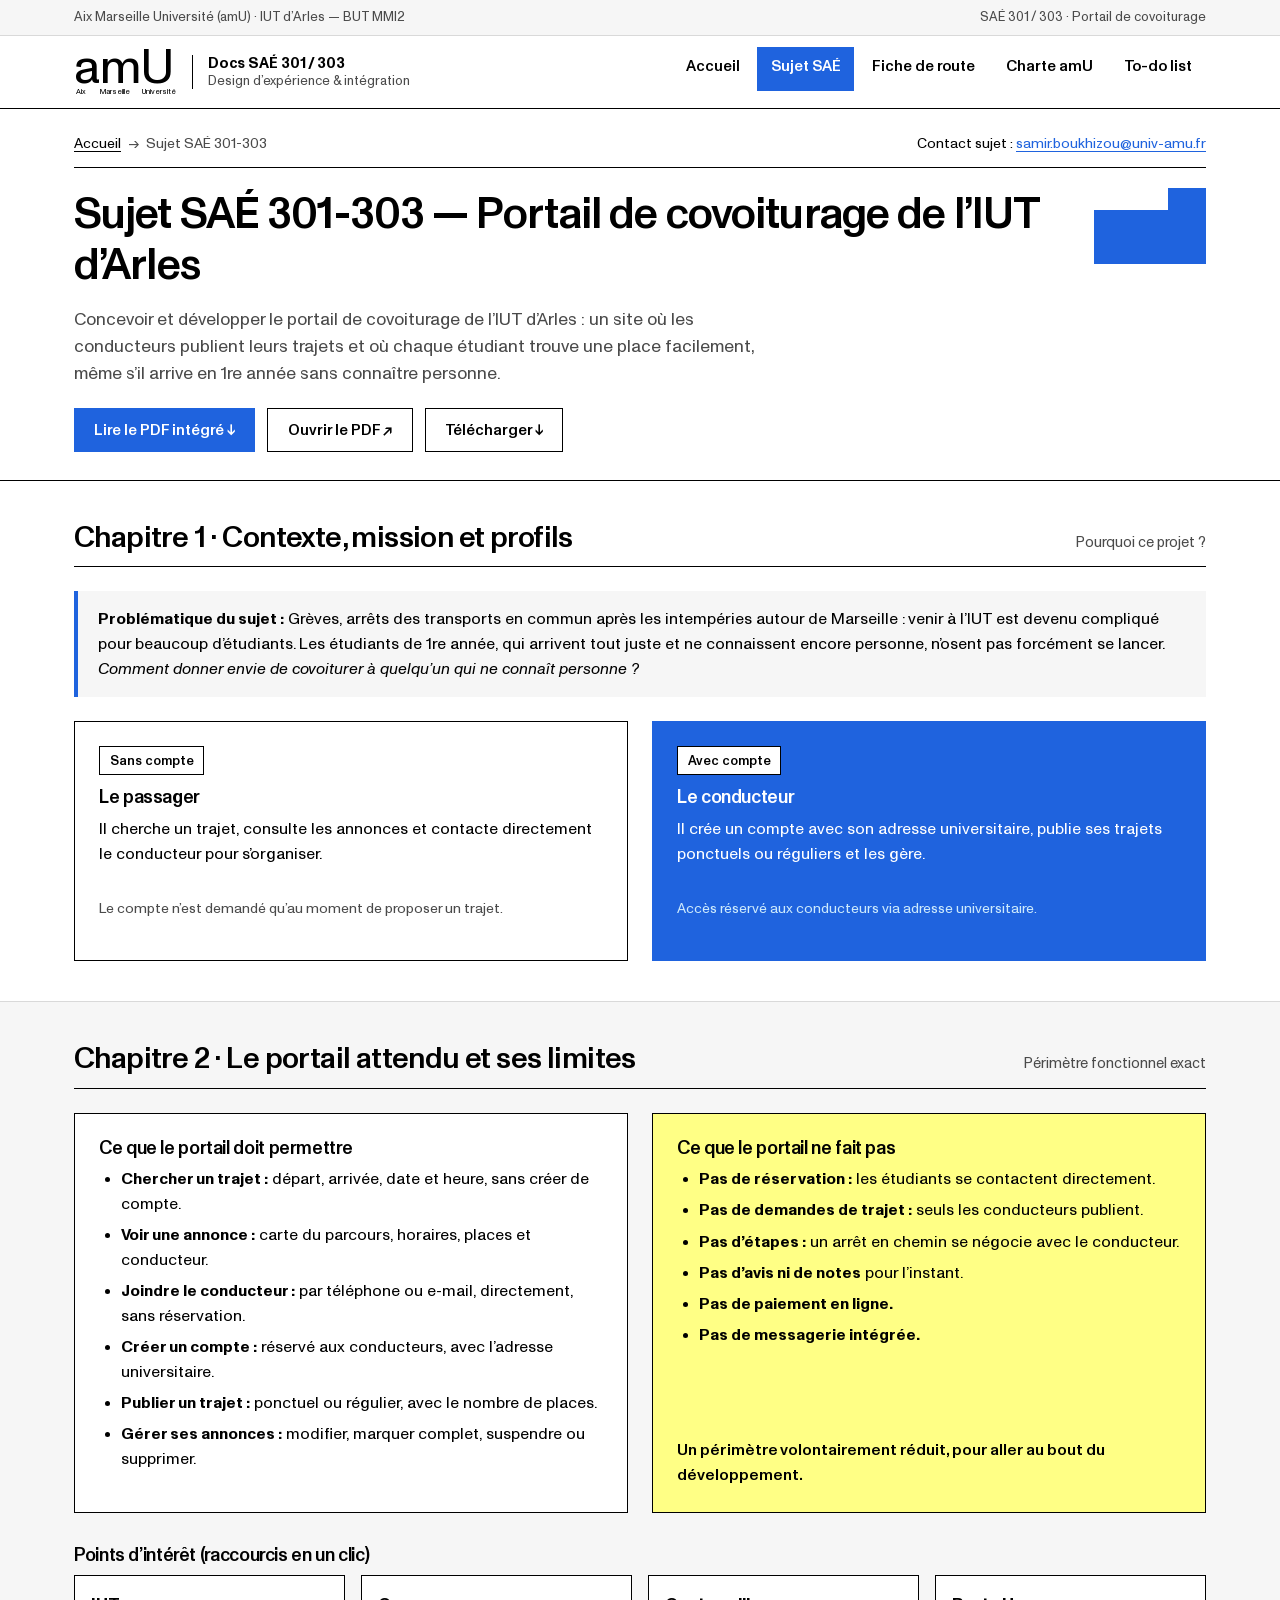
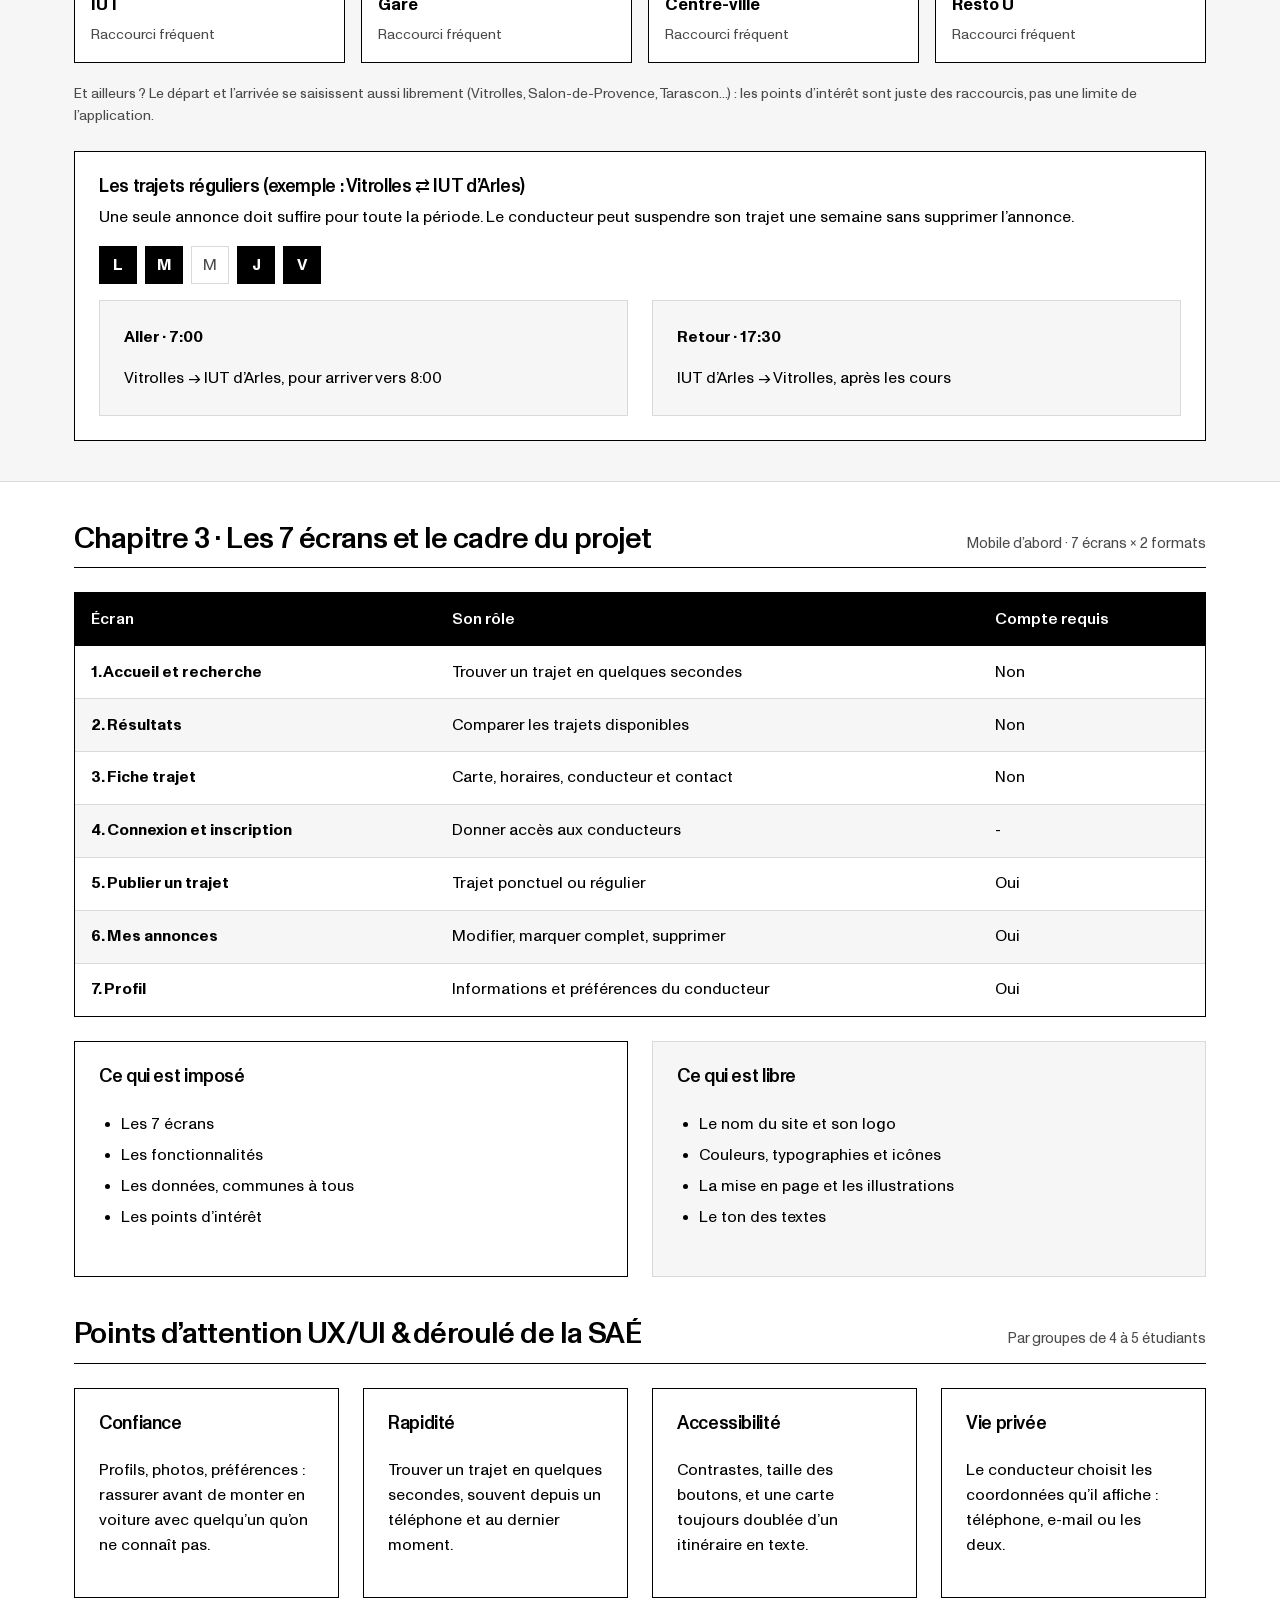
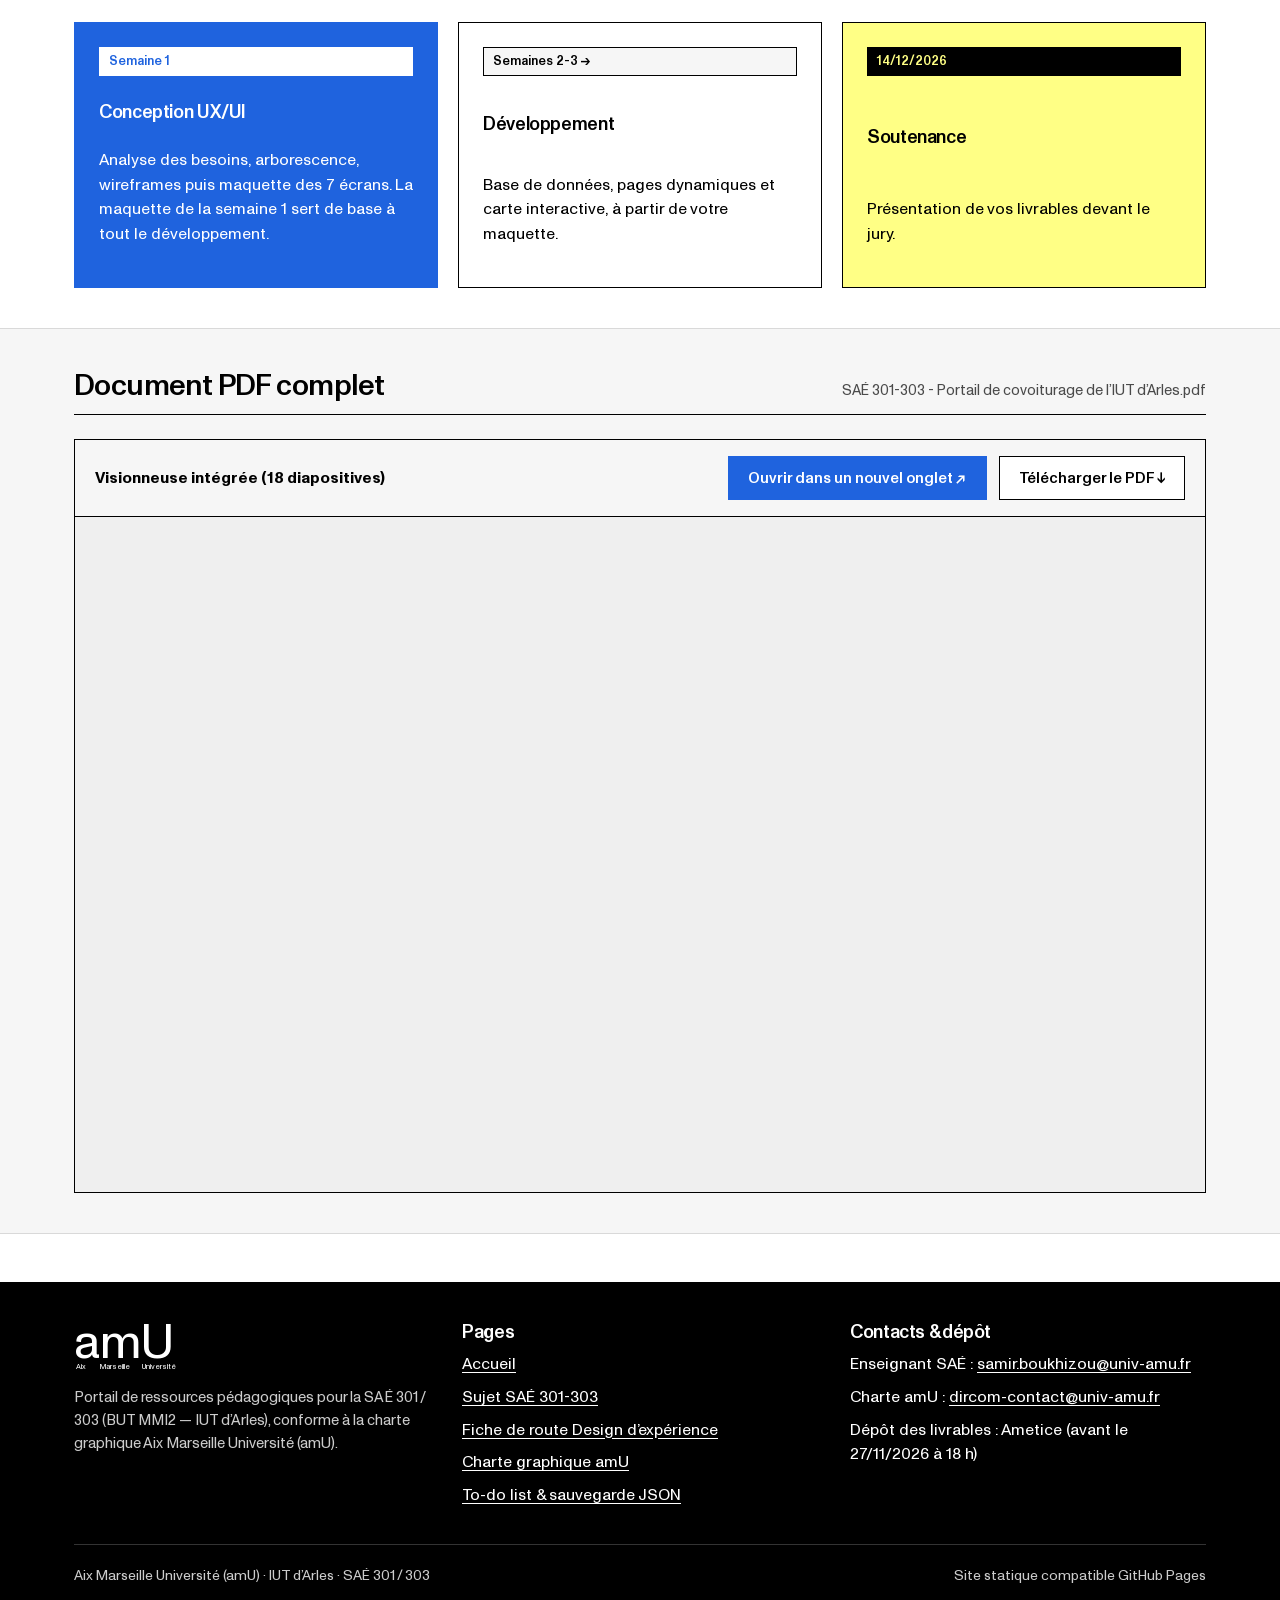
<file: sujet.html>
<!DOCTYPE html>
<html lang="fr">

<head>
  <meta charset="UTF-8">
  <meta name="viewport" content="width=device-width, initial-scale=1.0">
  <title>Sujet SAÉ 301-303 · Documentation SAÉ 301 / 303 — IUT d’Arles</title>
  <meta name="description"
    content="Synthèse complète et PDF intégré du sujet SAÉ 301-303 : Portail de covoiturage de l’IUT d’Arles.">
  <link rel="icon" type="image/webp" href="assets/amu_icone.webp">
  <link rel="apple-touch-icon" href="assets/amu_icone.webp">
  <link rel="stylesheet" href="css/style.css?v=5">
</head>

<body>
  <a class="skip-link" href="#main-content">Aller au contenu principal</a>

  <header class="site-header">
    <div class="header-topbar">
      <div class="container header-topbar-inner">
        <span>Aix Marseille Université (amU) · IUT d’Arles — BUT MMI2</span>
        <span>SAÉ 301 / 303 · Portail de covoiturage</span>
      </div>
    </div>
    <div class="container header-inner">
      <a class="brand-link" href="index.html" aria-label="Accueil du portail documentaire SAÉ 301-303">
        <svg class="brand-logo-svg" viewBox="0 0 138 66" role="img" aria-label="Logotype amU Aix Marseille Université">
          <text x="0" y="48" font-family="'Monument Grotesk', Arial, sans-serif" font-size="64" font-weight="400"
            fill="currentColor">amU</text>
          <text x="2" y="62" font-family="'Monument Grotesk', Arial, sans-serif" font-size="10" font-weight="400"
            fill="currentColor">Aix</text>
          <text x="35" y="62" font-family="'Monument Grotesk', Arial, sans-serif" font-size="10" font-weight="400"
            fill="currentColor">Marseille</text>
          <text x="90" y="62" font-family="'Monument Grotesk', Arial, sans-serif" font-size="10" font-weight="400"
            fill="currentColor">Université</text>
        </svg>
        <span class="brand-divider" aria-hidden="true"></span>
        <span class="brand-title">
          <strong>Docs SAÉ 301 / 303</strong>
          <span>Design d’expérience &amp; intégration</span>
        </span>
      </a>

      <button class="nav-toggle" type="button" data-nav-toggle aria-expanded="false" aria-controls="site-nav">
        Menu ☰
      </button>

      <nav class="site-nav" id="site-nav" data-site-nav aria-label="Navigation principale">
        <ul class="nav-list">
          <li><a class="nav-link" href="index.html">Accueil</a></li>
          <li><a class="nav-link" href="sujet.html" aria-current="page">Sujet SAÉ</a></li>
          <li><a class="nav-link" href="fiche-de-route.html">Fiche de route</a></li>
          <li><a class="nav-link" href="charte-amu.html">Charte amU</a></li>
          <li><a class="nav-link" href="todo.html">To-do list</a></li>
        </ul>
      </nav>
    </div>
  </header>

  <main id="main-content">
    <section class="page-header">
      <div class="container">
        <div class="editorial-meta">
          <nav class="breadcrumb" aria-label="Fil d’Ariane">
            <a href="index.html">Accueil</a>
            <span aria-hidden="true">→</span>
            <span>Sujet SAÉ 301-303</span>
          </nav>
          <span>Contact sujet : <a href="mailto:samir.boukhizou@univ-amu.fr">samir.boukhizou@univ-amu.fr</a></span>
        </div>

        <div class="page-header-split">
          <div>
            <h1>Sujet SAÉ 301-303 — Portail de covoiturage de l’IUT d’Arles</h1>
            <p class="page-subtitle">
              Concevoir et développer le portail de covoiturage de l’IUT d’Arles : un site où les conducteurs publient
              leurs trajets et où chaque étudiant trouve une place facilement, même s’il arrive en 1re année sans
              connaître personne.
            </p>
            <div class="btn-group">
              <a class="btn btn-primary" href="#pdf-viewer">Lire le PDF intégré ↓</a>
              <a class="btn btn-secondary"
                href="assets/SA%C3%89%20301-303%20-%20Portail%20de%20covoiturage%20de%20l%E2%80%99IUT%20d%E2%80%99Arles.pdf"
                target="_blank" rel="noopener">Ouvrir le PDF ↗</a>
              <a class="btn btn-secondary"
                href="assets/SA%C3%89%20301-303%20-%20Portail%20de%20covoiturage%20de%20l%E2%80%99IUT%20d%E2%80%99Arles.pdf"
                download>Télécharger ↓</a>
            </div>
          </div>
          <div class="cartouche-mini" aria-hidden="true">
            <span class="c-top"></span>
            <span class="c-main"></span>
          </div>
        </div>
      </div>
    </section>

    <section class="section">
      <div class="container">
        <div class="section-header">
          <h2>Chapitre 1 · Contexte, mission et profils</h2>
          <span class="section-kicker">Pourquoi ce projet ?</span>
        </div>

        <div class="callout">
          <strong>Problématique du sujet :</strong> Grèves, arrêts des transports en commun après les intempéries autour
          de Marseille : venir à l’IUT est devenu compliqué pour beaucoup d’étudiants. Les étudiants de 1re année, qui
          arrivent tout juste et ne connaissent encore personne, n’osent pas forcément se lancer. <em>Comment donner
            envie de covoiturer à quelqu’un qui ne connaît personne ?</em>
        </div>

        <div class="card-grid-2">
          <article class="card">
            <div>
              <span class="badge">Sans compte</span>
              <h3 style="margin-top: 0.75rem;">Le passager</h3>
              <p>
                Il cherche un trajet, consulte les annonces et contacte directement le conducteur pour s’organiser.
              </p>
            </div>
            <p class="card-meta">Le compte n’est demandé qu’au moment de proposer un trajet.</p>
          </article>

          <article class="card card--blue">
            <div>
              <span class="badge">Avec compte</span>
              <h3 style="margin-top: 0.75rem; color: #FFFFFF;">Le conducteur</h3>
              <p>
                Il crée un compte avec son adresse universitaire, publie ses trajets ponctuels ou réguliers et les gère.
              </p>
            </div>
            <p class="card-meta">Accès réservé aux conducteurs via adresse universitaire.</p>
          </article>
        </div>
      </div>
    </section>

    <section class="section section-surface">
      <div class="container">
        <div class="section-header">
          <h2>Chapitre 2 · Le portail attendu et ses limites</h2>
          <span class="section-kicker">Périmètre fonctionnel exact</span>
        </div>

        <div class="card-grid-2">
          <div class="card">
            <div>
              <h3>Ce que le portail doit permettre</h3>
              <ul>
                <li><strong>Chercher un trajet :</strong> départ, arrivée, date et heure, sans créer de compte.</li>
                <li><strong>Voir une annonce :</strong> carte du parcours, horaires, places et conducteur.</li>
                <li><strong>Joindre le conducteur :</strong> par téléphone ou e-mail, directement, sans réservation.
                </li>
                <li><strong>Créer un compte :</strong> réservé aux conducteurs, avec l’adresse universitaire.</li>
                <li><strong>Publier un trajet :</strong> ponctuel ou régulier, avec le nombre de places.</li>
                <li><strong>Gérer ses annonces :</strong> modifier, marquer complet, suspendre ou supprimer.</li>
              </ul>
            </div>
          </div>

          <div class="card card--yellow">
            <div>
              <h3>Ce que le portail ne fait pas</h3>
              <ul>
                <li><strong>Pas de réservation :</strong> les étudiants se contactent directement.</li>
                <li><strong>Pas de demandes de trajet :</strong> seuls les conducteurs publient.</li>
                <li><strong>Pas d’étapes :</strong> un arrêt en chemin se négocie avec le conducteur.</li>
                <li><strong>Pas d’avis ni de notes</strong> pour l’instant.</li>
                <li><strong>Pas de paiement en ligne.</strong></li>
                <li><strong>Pas de messagerie intégrée.</strong></li>
              </ul>
            </div>
            <p style="font-weight: 500; margin-bottom: 0;">Un périmètre volontairement réduit, pour aller au bout du
              développement.</p>
          </div>
        </div>

        <div style="margin-top: 2rem;">
          <h3>Points d’intérêt (raccourcis en un clic)</h3>
          <div class="poi-grid">
            <div class="poi-item">
              <strong>IUT</strong>
              <span class="card-meta">Raccourci fréquent</span>
            </div>
            <div class="poi-item">
              <strong>Gare</strong>
              <span class="card-meta">Raccourci fréquent</span>
            </div>
            <div class="poi-item">
              <strong>Centre-ville</strong>
              <span class="card-meta">Raccourci fréquent</span>
            </div>
            <div class="poi-item">
              <strong>Resto U</strong>
              <span class="card-meta">Raccourci fréquent</span>
            </div>
          </div>
          <p class="card-meta">
            Et ailleurs ? Le départ et l’arrivée se saisissent aussi librement (Vitrolles, Salon-de-Provence, Tarascon…)
            : les points d’intérêt sont juste des raccourcis, pas une limite de l’application.
          </p>
        </div>

        <div class="card" style="margin-top: 1.5rem;">
          <div>
            <h3>Les trajets réguliers (exemple : Vitrolles ⇄ IUT d’Arles)</h3>
            <p>
              Une seule annonce doit suffire pour toute la période. Le conducteur peut suspendre son trajet une semaine
              sans supprimer l’annonce.
            </p>
            <div class="days-row" aria-label="Jours actifs de l'exemple : Lundi, Mardi, Jeudi, Vendredi">
              <span class="day-pill" title="Lundi actif">L</span>
              <span class="day-pill" title="Mardi actif">M</span>
              <span class="day-pill is-off" title="Mercredi inactif">M</span>
              <span class="day-pill" title="Jeudi actif">J</span>
              <span class="day-pill" title="Vendredi actif">V</span>
            </div>
            <div class="card-grid-2">
              <div class="card card--muted">
                <strong>Aller · 7:00</strong>
                <span>Vitrolles → IUT d’Arles, pour arriver vers 8:00</span>
              </div>
              <div class="card card--muted">
                <strong>Retour · 17:30</strong>
                <span>IUT d’Arles → Vitrolles, après les cours</span>
              </div>
            </div>
          </div>
        </div>
      </div>
    </section>

    <section class="section">
      <div class="container">
        <div class="section-header">
          <h2>Chapitre 3 · Les 7 écrans et le cadre du projet</h2>
          <span class="section-kicker">Mobile d’abord · 7 écrans × 2 formats</span>
        </div>

        <div class="table-wrap">
          <table>
            <thead>
              <tr>
                <th>Écran</th>
                <th>Son rôle</th>
                <th>Compte requis</th>
              </tr>
            </thead>
            <tbody>
              <tr>
                <td><strong>1. Accueil et recherche</strong></td>
                <td>Trouver un trajet en quelques secondes</td>
                <td>Non</td>
              </tr>
              <tr>
                <td><strong>2. Résultats</strong></td>
                <td>Comparer les trajets disponibles</td>
                <td>Non</td>
              </tr>
              <tr>
                <td><strong>3. Fiche trajet</strong></td>
                <td>Carte, horaires, conducteur et contact</td>
                <td>Non</td>
              </tr>
              <tr>
                <td><strong>4. Connexion et inscription</strong></td>
                <td>Donner accès aux conducteurs</td>
                <td>-</td>
              </tr>
              <tr>
                <td><strong>5. Publier un trajet</strong></td>
                <td>Trajet ponctuel ou régulier</td>
                <td>Oui</td>
              </tr>
              <tr>
                <td><strong>6. Mes annonces</strong></td>
                <td>Modifier, marquer complet, supprimer</td>
                <td>Oui</td>
              </tr>
              <tr>
                <td><strong>7. Profil</strong></td>
                <td>Informations et préférences du conducteur</td>
                <td>Oui</td>
              </tr>
            </tbody>
          </table>
        </div>

        <div class="card-grid-2">
          <div class="card">
            <h3>Ce qui est imposé</h3>
            <ul>
              <li>Les 7 écrans</li>
              <li>Les fonctionnalités</li>
              <li>Les données, communes à tous</li>
              <li>Les points d’intérêt</li>
            </ul>
          </div>
          <div class="card card--muted">
            <h3>Ce qui est libre</h3>
            <ul>
              <li>Le nom du site et son logo</li>
              <li>Couleurs, typographies et icônes</li>
              <li>La mise en page et les illustrations</li>
              <li>Le ton des textes</li>
            </ul>
          </div>
        </div>

        <div class="section-header" style="margin-top: 2.5rem;">
          <h2>Points d’attention UX/UI &amp; déroulé de la SAÉ</h2>
          <span class="section-kicker">Par groupes de 4 à 5 étudiants</span>
        </div>

        <div class="card-grid" style="margin-bottom: 1.5rem;">
          <div class="card">
            <h3>Confiance</h3>
            <p>Profils, photos, préférences : rassurer avant de monter en voiture avec quelqu’un qu’on ne connaît pas.
            </p>
          </div>
          <div class="card">
            <h3>Rapidité</h3>
            <p>Trouver un trajet en quelques secondes, souvent depuis un téléphone et au dernier moment.</p>
          </div>
          <div class="card">
            <h3>Accessibilité</h3>
            <p>Contrastes, taille des boutons, et une carte toujours doublée d’un itinéraire en texte.</p>
          </div>
          <div class="card">
            <h3>Vie privée</h3>
            <p>Le conducteur choisit les coordonnées qu’il affiche : téléphone, e-mail ou les deux.</p>
          </div>
        </div>

        <div class="card-grid-3">
          <div class="card card--blue">
            <span class="card-tag">Semaine 1</span>
            <h3>Conception UX/UI</h3>
            <p>Analyse des besoins, arborescence, wireframes puis maquette des 7 écrans. La maquette de la semaine 1
              sert de base à tout le développement.</p>
          </div>
          <div class="card">
            <span class="card-tag">Semaines 2-3 →</span>
            <h3>Développement</h3>
            <p>Base de données, pages dynamiques et carte interactive, à partir de votre maquette.</p>
          </div>
          <div class="card card--yellow">
            <span class="card-tag">14/12/2026</span>
            <h3>Soutenance</h3>
            <p>Présentation de vos livrables devant le jury.</p>
          </div>
        </div>
      </div>
    </section>

    <section class="section section-surface" id="pdf-viewer">
      <div class="container">
        <div class="section-header">
          <h2>Document PDF complet</h2>
          <span class="section-kicker">SAÉ 301-303 - Portail de covoiturage de l’IUT d’Arles.pdf</span>
        </div>

        <div class="pdf-toolbar">
          <strong>Visionneuse intégrée (18 diapositives)</strong>
          <div class="btn-group">
            <a class="btn btn-primary"
              href="assets/SA%C3%89%20301-303%20-%20Portail%20de%20covoiturage%20de%20l%E2%80%99IUT%20d%E2%80%99Arles.pdf"
              target="_blank" rel="noopener">Ouvrir dans un nouvel onglet ↗</a>
            <a class="btn btn-secondary"
              href="assets/SA%C3%89%20301-303%20-%20Portail%20de%20covoiturage%20de%20l%E2%80%99IUT%20d%E2%80%99Arles.pdf"
              download>Télécharger le PDF ↓</a>
          </div>
        </div>
        <div class="pdf-frame-wrap">
          <iframe class="pdf-frame"
            src="assets/SA%C3%89%20301-303%20-%20Portail%20de%20covoiturage%20de%20l%E2%80%99IUT%20d%E2%80%99Arles.pdf"
            title="Sujet SAÉ 301-303 - Portail de covoiturage de l'IUT d'Arles (PDF)" loading="lazy"></iframe>
        </div>
        <div class="pdf-mobile-note">
          Sur certains navigateurs mobiles, l’aperçu PDF intégré ne s’affiche pas directement : utilisez le bouton «
          Ouvrir dans un nouvel onglet ↗ » ou « Télécharger le PDF ↓ » ci-dessus.
        </div>
      </div>
    </section>
  </main>

  <footer class="site-footer">
    <div class="container">
      <div class="footer-grid">
        <div>
          <svg class="brand-logo-svg" viewBox="0 0 138 66" role="img" aria-label="Logotype amU Aix Marseille Université"
            style="color: #FFFFFF; margin-bottom: 0.9rem;">
            <text x="0" y="48" font-family="'Monument Grotesk', Arial, sans-serif" font-size="64" font-weight="400"
              fill="currentColor">amU</text>
            <text x="2" y="62" font-family="'Monument Grotesk', Arial, sans-serif" font-size="10" font-weight="400"
              fill="currentColor">Aix</text>
            <text x="35" y="62" font-family="'Monument Grotesk', Arial, sans-serif" font-size="10" font-weight="400"
              fill="currentColor">Marseille</text>
            <text x="90" y="62" font-family="'Monument Grotesk', Arial, sans-serif" font-size="10" font-weight="400"
              fill="currentColor">Université</text>
          </svg>
          <p style="font-size: 0.92rem; color: #CCCCCC;">
            Portail de ressources pédagogiques pour la SAÉ 301 / 303 (BUT MMI2 — IUT d’Arles), conforme à la charte
            graphique Aix Marseille Université (amU).
          </p>
        </div>

        <div>
          <h3 style="color: #FFFFFF;">Pages</h3>
          <ul class="footer-list">
            <li><a href="index.html">Accueil</a></li>
            <li><a href="sujet.html">Sujet SAÉ 301-303</a></li>
            <li><a href="fiche-de-route.html">Fiche de route Design d’expérience</a></li>
            <li><a href="charte-amu.html">Charte graphique amU</a></li>
            <li><a href="todo.html">To-do list &amp; sauvegarde JSON</a></li>
          </ul>
        </div>

        <div>
          <h3 style="color: #FFFFFF;">Contacts &amp; dépôt</h3>
          <ul class="footer-list">
            <li>Enseignant SAÉ : <a href="mailto:samir.boukhizou@univ-amu.fr">samir.boukhizou@univ-amu.fr</a></li>
            <li>Charte amU : <a href="mailto:dircom-contact@univ-amu.fr">dircom-contact@univ-amu.fr</a></li>
            <li>Dépôt des livrables : Ametice (avant le 27/11/2026 à 18 h)</li>
          </ul>
        </div>
      </div>

      <div class="footer-bottom">
        <span>Aix Marseille Université (amU) · IUT d’Arles · SAÉ 301 / 303</span>
        <span>Site statique compatible GitHub Pages</span>
      </div>
    </div>
  </footer>

  <script src="js/main.js"></script>
</body>

</html>
</file>
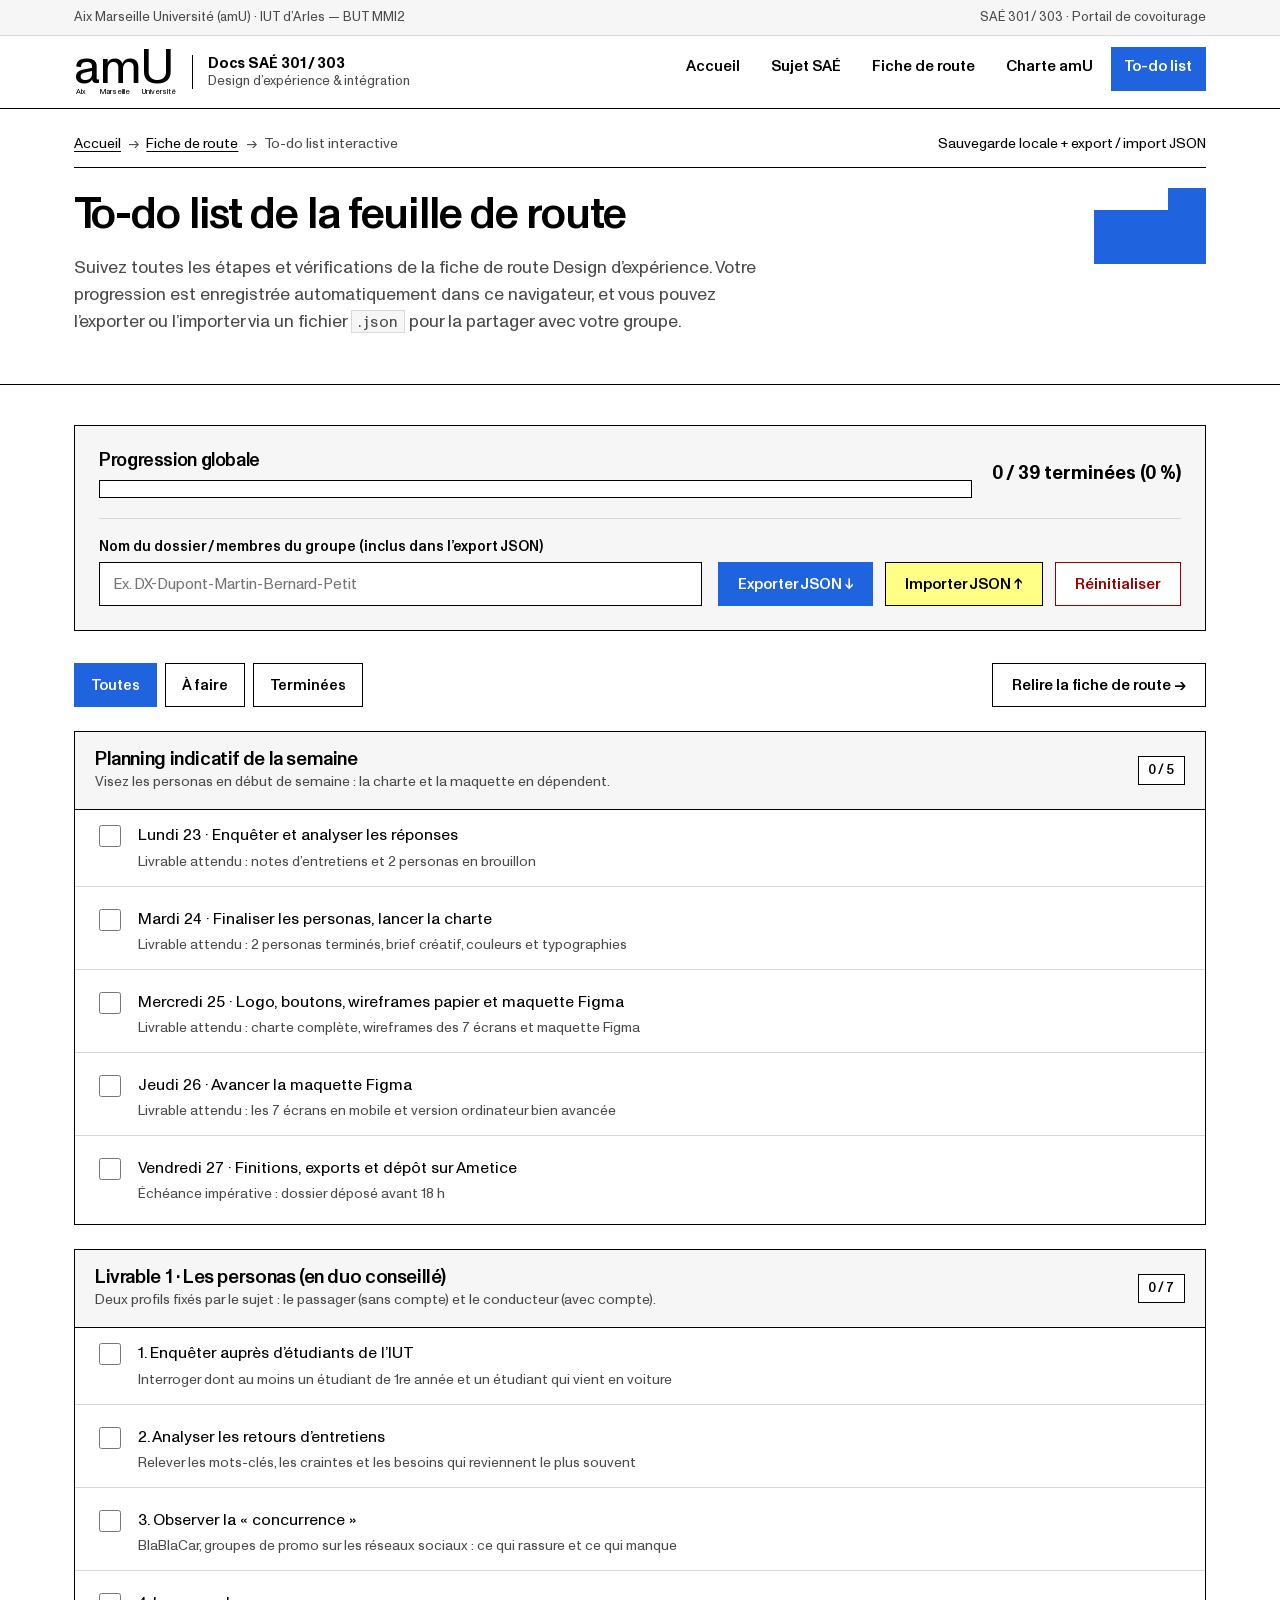
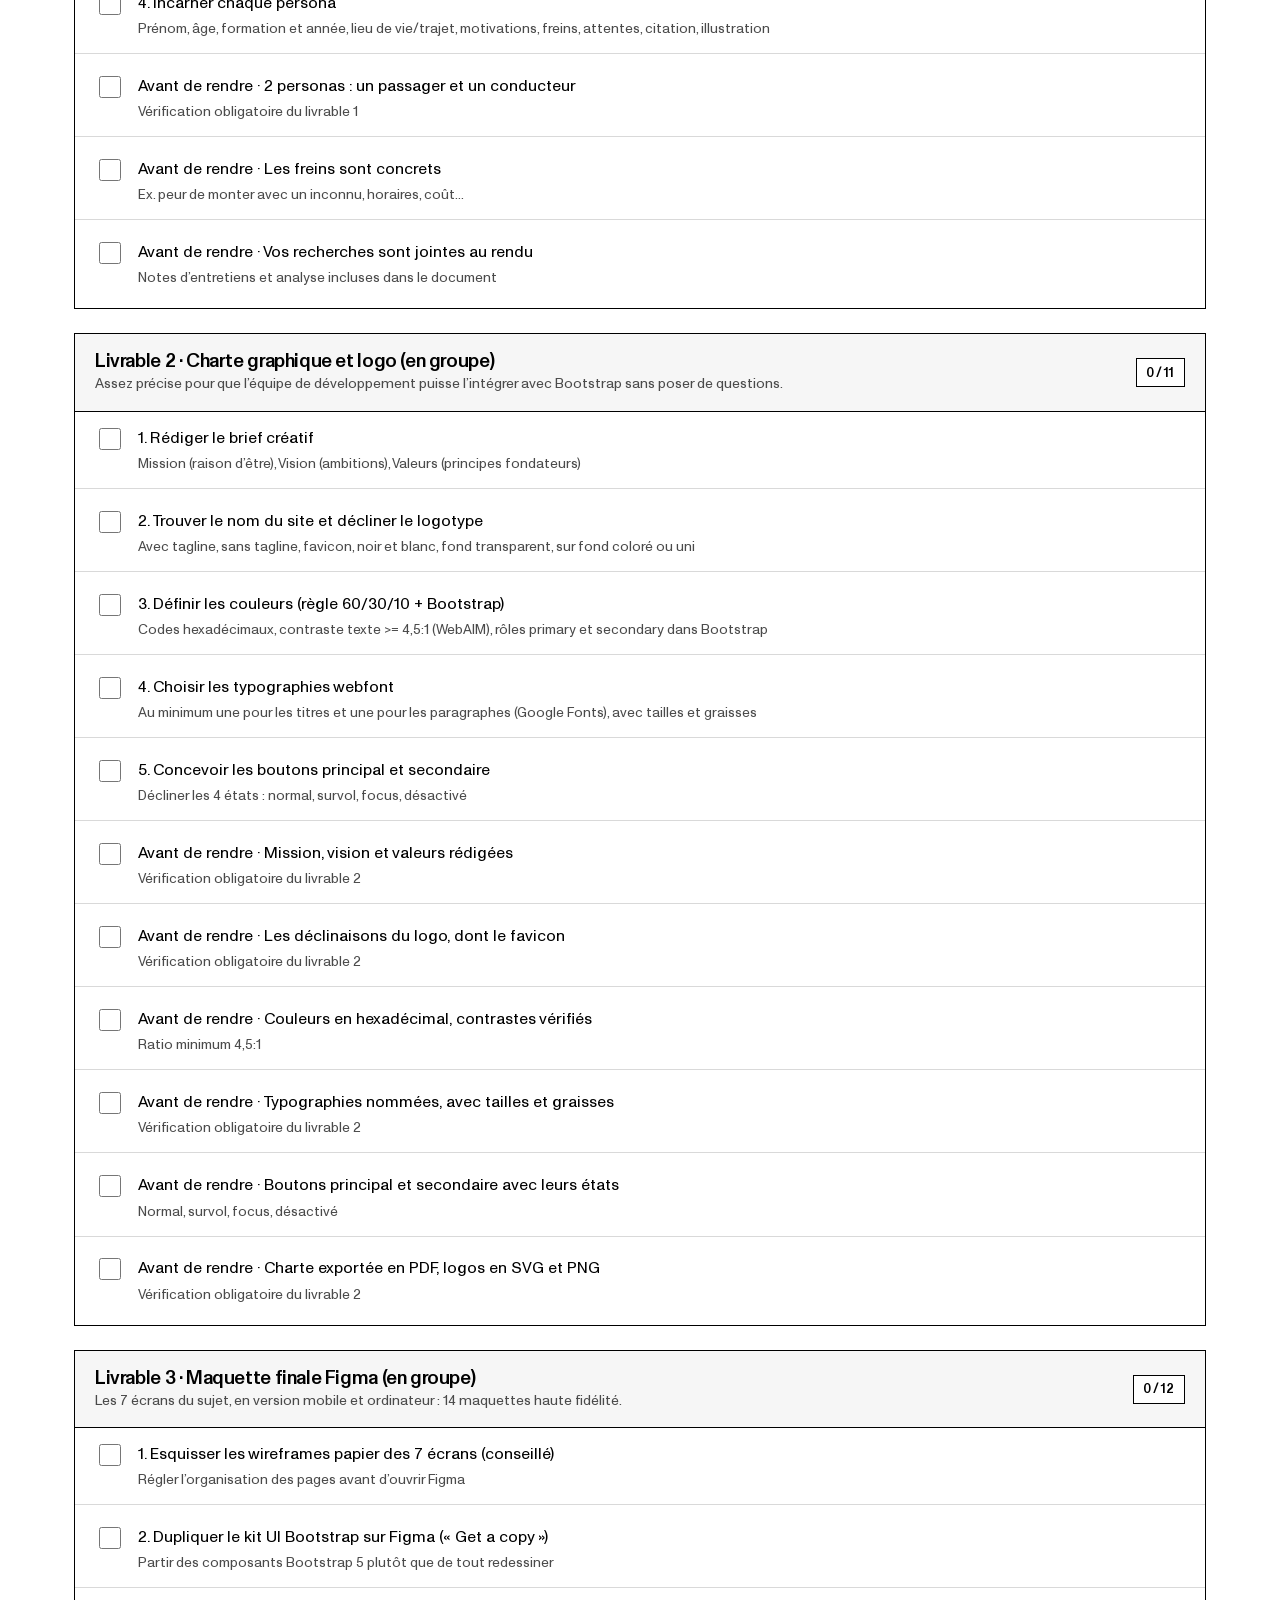
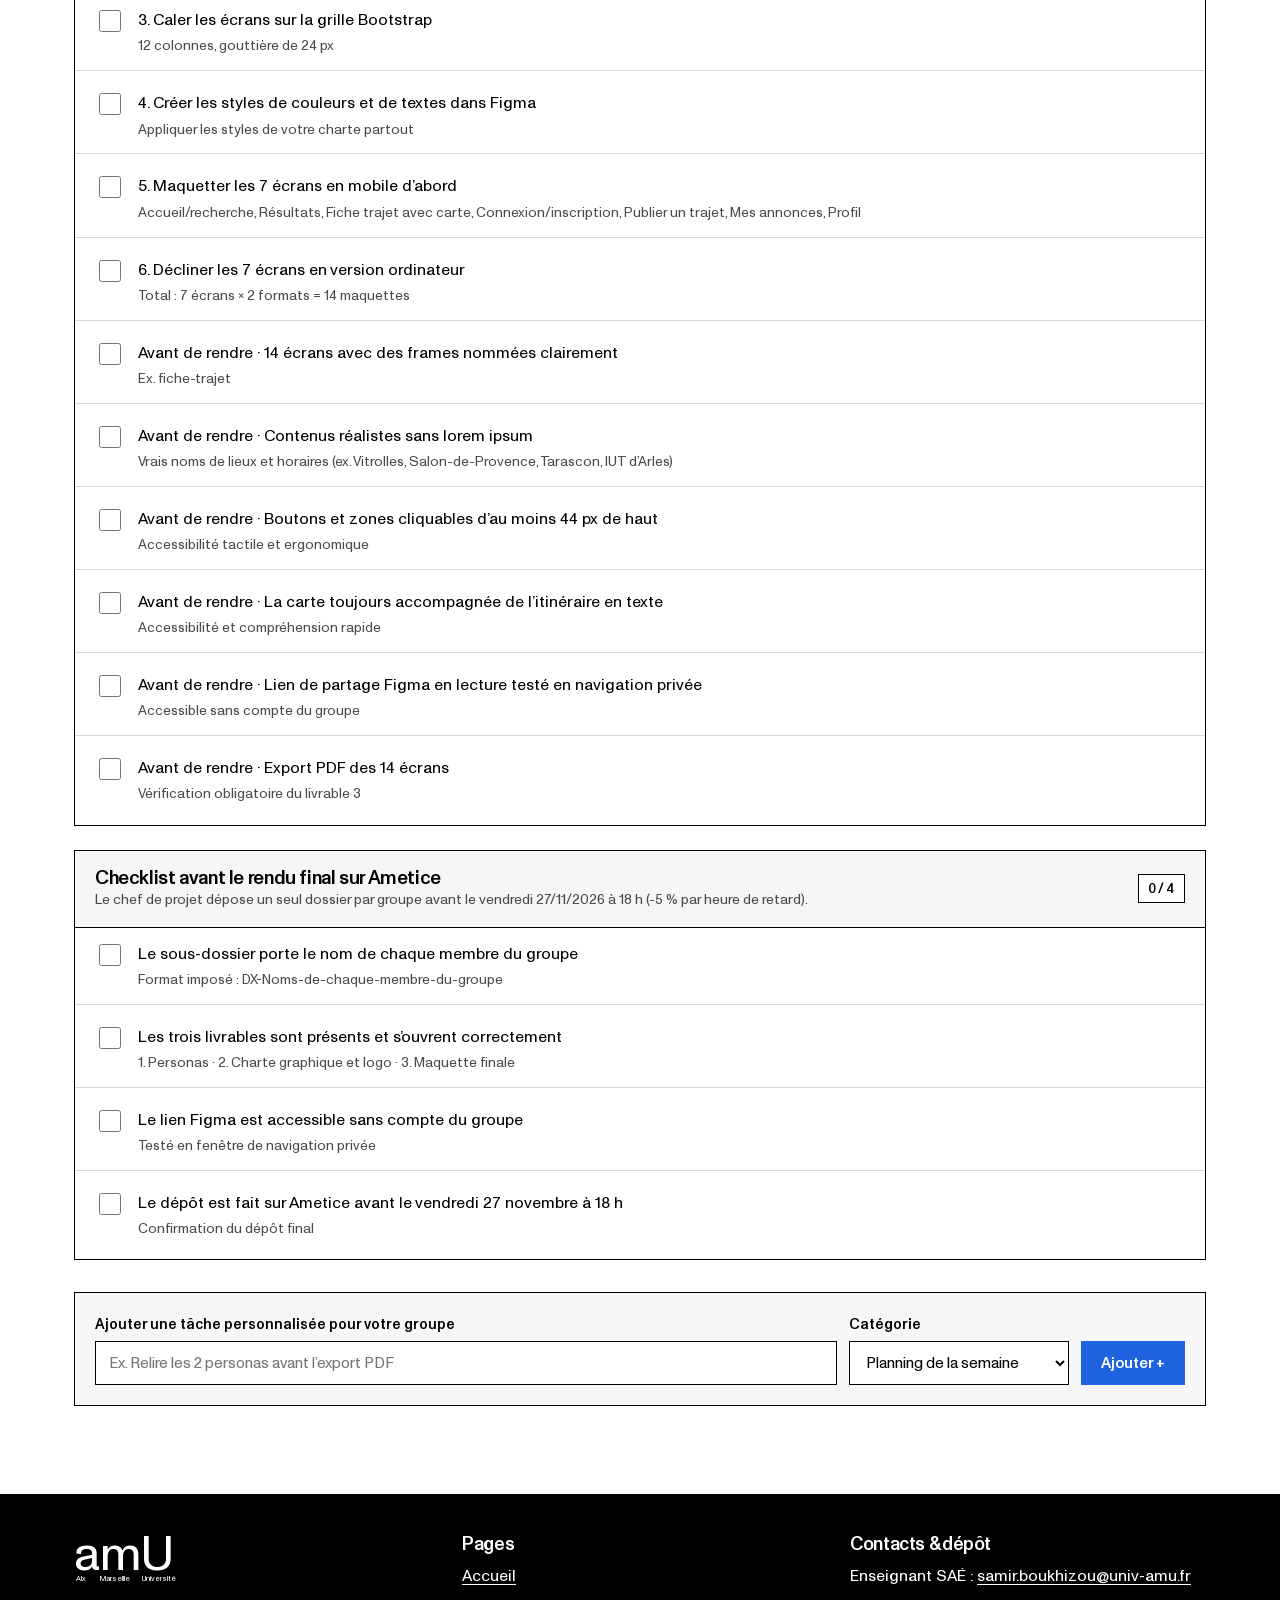
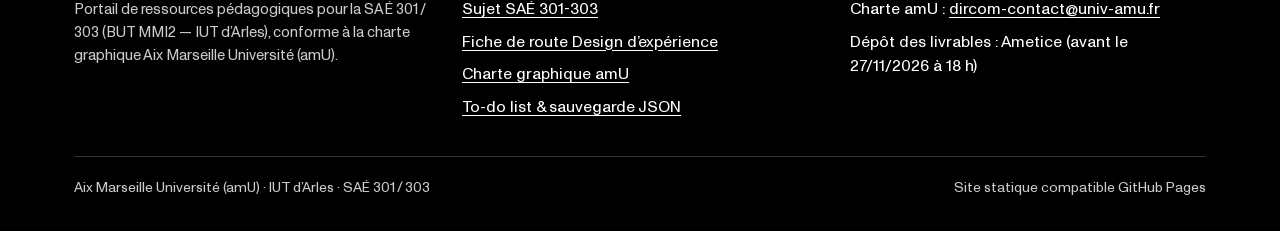
<file: todo.html>
<!DOCTYPE html>
<html lang="fr">

<head>
  <meta charset="UTF-8">
  <meta name="viewport" content="width=device-width, initial-scale=1.0">
  <title>To-do list · Documentation SAÉ 301 / 303 — IUT d’Arles</title>
  <meta name="description"
    content="To-do list interactive de la feuille de route Design d’expérience (SAÉ 301 / 303) avec sauvegarde automatique locale, exportation et importation JSON.">
  <link rel="icon" type="image/webp" href="assets/amu_icone.webp">
  <link rel="apple-touch-icon" href="assets/amu_icone.webp">
  <link rel="stylesheet" href="css/style.css?v=5">
</head>

<body>
  <a class="skip-link" href="#main-content">Aller au contenu principal</a>

  <header class="site-header">
    <div class="header-topbar">
      <div class="container header-topbar-inner">
        <span>Aix Marseille Université (amU) · IUT d’Arles — BUT MMI2</span>
        <span>SAÉ 301 / 303 · Portail de covoiturage</span>
      </div>
    </div>
    <div class="container header-inner">
      <a class="brand-link" href="index.html" aria-label="Accueil du portail documentaire SAÉ 301-303">
        <svg class="brand-logo-svg" viewBox="0 0 138 66" role="img" aria-label="Logotype amU Aix Marseille Université">
          <text x="0" y="48" font-family="'Monument Grotesk', Arial, sans-serif" font-size="64" font-weight="400"
            fill="currentColor">amU</text>
          <text x="2" y="62" font-family="'Monument Grotesk', Arial, sans-serif" font-size="10" font-weight="400"
            fill="currentColor">Aix</text>
          <text x="35" y="62" font-family="'Monument Grotesk', Arial, sans-serif" font-size="10" font-weight="400"
            fill="currentColor">Marseille</text>
          <text x="90" y="62" font-family="'Monument Grotesk', Arial, sans-serif" font-size="10" font-weight="400"
            fill="currentColor">Université</text>
        </svg>
        <span class="brand-divider" aria-hidden="true"></span>
        <span class="brand-title">
          <strong>Docs SAÉ 301 / 303</strong>
          <span>Design d’expérience &amp; intégration</span>
        </span>
      </a>

      <button class="nav-toggle" type="button" data-nav-toggle aria-expanded="false" aria-controls="site-nav">
        Menu ☰
      </button>

      <nav class="site-nav" id="site-nav" data-site-nav aria-label="Navigation principale">
        <ul class="nav-list">
          <li><a class="nav-link" href="index.html">Accueil</a></li>
          <li><a class="nav-link" href="sujet.html">Sujet SAÉ</a></li>
          <li><a class="nav-link" href="fiche-de-route.html">Fiche de route</a></li>
          <li><a class="nav-link" href="charte-amu.html">Charte amU</a></li>
          <li><a class="nav-link" href="todo.html" aria-current="page">To-do list</a></li>
        </ul>
      </nav>
    </div>
  </header>

  <main id="main-content">
    <section class="page-header">
      <div class="container">
        <div class="editorial-meta">
          <nav class="breadcrumb" aria-label="Fil d’Ariane">
            <a href="index.html">Accueil</a>
            <span aria-hidden="true">→</span>
            <a href="fiche-de-route.html">Fiche de route</a>
            <span aria-hidden="true">→</span>
            <span>To-do list interactive</span>
          </nav>
          <span>Sauvegarde locale + export / import JSON</span>
        </div>

        <div class="page-header-split">
          <div>
            <h1>To-do list de la feuille de route</h1>
            <p class="page-subtitle">
              Suivez toutes les étapes et vérifications de la fiche de route Design d’expérience. Votre progression est
              enregistrée automatiquement dans ce navigateur, et vous pouvez l’exporter ou l’importer via un fichier
              <code>.json</code> pour la partager avec votre groupe.
            </p>
          </div>
          <div class="cartouche-mini" aria-hidden="true">
            <span class="c-top"></span>
            <span class="c-main"></span>
          </div>
        </div>
      </div>
    </section>

    <section class="section">
      <div class="container">
        <div class="todo-dashboard">
          <div class="todo-dashboard-top">
            <div>
              <h2 style="font-size: 1.15rem; margin-bottom: 0.5rem;">Progression globale</h2>
              <div class="progress-track" aria-hidden="true">
                <div class="progress-fill" id="todo-progress-fill"></div>
              </div>
            </div>
            <div class="todo-stats" id="todo-progress-text" aria-live="polite">0 / 39 terminées (0 %)</div>
          </div>

          <div class="todo-controls">
            <div class="form-field">
              <label for="todo-group-name">Nom du dossier / membres du groupe (inclus dans l’export JSON)</label>
              <input class="input-text" id="todo-group-name" type="text"
                placeholder="Ex. DX-Dupont-Martin-Bernard-Petit">
            </div>

            <div class="btn-group">
              <button class="btn btn-primary" type="button" id="todo-export-btn">Exporter JSON ↓</button>
              <button class="btn btn-yellow" type="button" id="todo-import-btn">Importer JSON ↑</button>
              <input type="file" id="todo-import-input" accept=".json,application/json" hidden>
              <button class="btn btn-danger" type="button" id="todo-reset-btn">Réinitialiser</button>
            </div>
          </div>
        </div>

        <div class="status-banner" id="todo-status-banner" role="status" aria-live="polite" hidden></div>

        <div class="todo-filters-bar">
          <div class="filter-tabs" role="group" aria-label="Filtrer les tâches">
            <button class="filter-btn" type="button" data-todo-filter="all" aria-pressed="true">Toutes</button>
            <button class="filter-btn" type="button" data-todo-filter="pending" aria-pressed="false">À faire</button>
            <button class="filter-btn" type="button" data-todo-filter="done" aria-pressed="false">Terminées</button>
          </div>
          <a class="btn btn-secondary" href="fiche-de-route.html">Relire la fiche de route →</a>
        </div>

        <div id="todo-sections-root"></div>

        <form class="add-task-form" id="todo-add-form">
          <div class="form-field">
            <label for="custom-task-title">Ajouter une tâche personnalisée pour votre groupe</label>
            <input class="input-text" id="custom-task-title" type="text" required
              placeholder="Ex. Relire les 2 personas avant l’export PDF">
          </div>
          <div class="form-field">
            <label for="custom-task-section">Catégorie</label>
            <select class="input-select" id="custom-task-section">
              <option value="planning">Planning de la semaine</option>
              <option value="livrable-1">Livrable 1 · Personas</option>
              <option value="livrable-2">Livrable 2 · Charte &amp; logo</option>
              <option value="livrable-3">Livrable 3 · Maquette Figma</option>
              <option value="rendu-final">Checklist rendu final</option>
            </select>
          </div>
          <button class="btn btn-primary" type="submit">Ajouter +</button>
        </form>
      </div>
    </section>
  </main>

  <footer class="site-footer">
    <div class="container">
      <div class="footer-grid">
        <div>
          <svg class="brand-logo-svg" viewBox="0 0 138 66" role="img" aria-label="Logotype amU Aix Marseille Université"
            style="color: #FFFFFF; margin-bottom: 0.9rem;">
            <text x="0" y="48" font-family="'Monument Grotesk', Arial, sans-serif" font-size="64" font-weight="400"
              fill="currentColor">amU</text>
            <text x="2" y="62" font-family="'Monument Grotesk', Arial, sans-serif" font-size="10" font-weight="400"
              fill="currentColor">Aix</text>
            <text x="35" y="62" font-family="'Monument Grotesk', Arial, sans-serif" font-size="10" font-weight="400"
              fill="currentColor">Marseille</text>
            <text x="90" y="62" font-family="'Monument Grotesk', Arial, sans-serif" font-size="10" font-weight="400"
              fill="currentColor">Université</text>
          </svg>
          <p style="font-size: 0.92rem; color: #CCCCCC;">
            Portail de ressources pédagogiques pour la SAÉ 301 / 303 (BUT MMI2 — IUT d’Arles), conforme à la charte
            graphique Aix Marseille Université (amU).
          </p>
        </div>

        <div>
          <h3 style="color: #FFFFFF;">Pages</h3>
          <ul class="footer-list">
            <li><a href="index.html">Accueil</a></li>
            <li><a href="sujet.html">Sujet SAÉ 301-303</a></li>
            <li><a href="fiche-de-route.html">Fiche de route Design d’expérience</a></li>
            <li><a href="charte-amu.html">Charte graphique amU</a></li>
            <li><a href="todo.html">To-do list &amp; sauvegarde JSON</a></li>
          </ul>
        </div>

        <div>
          <h3 style="color: #FFFFFF;">Contacts &amp; dépôt</h3>
          <ul class="footer-list">
            <li>Enseignant SAÉ : <a href="mailto:samir.boukhizou@univ-amu.fr">samir.boukhizou@univ-amu.fr</a></li>
            <li>Charte amU : <a href="mailto:dircom-contact@univ-amu.fr">dircom-contact@univ-amu.fr</a></li>
            <li>Dépôt des livrables : Ametice (avant le 27/11/2026 à 18 h)</li>
          </ul>
        </div>
      </div>

      <div class="footer-bottom">
        <span>Aix Marseille Université (amU) · IUT d’Arles · SAÉ 301 / 303</span>
        <span>Site statique compatible GitHub Pages</span>
      </div>
    </div>
  </footer>

  <script src="js/main.js"></script>
  <script src="js/todo.js"></script>
</body>

</html>
</file>
<file: css/style.css>
/* ==========================================================================
   Portail documentaire SAÉ 301 / 303 — Charte graphique amU (2024)
   Règles strictes :
   - Bleu #1F63DE associé au Blanc #FFFFFF (jamais avec le jaune)
   - Jaune #FFFF85 associé au Noir #000000 (jamais avec le bleu)
   - Aucune capitalisation forcée (pas de mise en majuscules automatique)
   - Textes systématiquement ferrés à gauche
   - Système de formes : rectangles assemblés en cartouche (0px de rayon)
   ========================================================================== */

@font-face {
  font-family: 'Monument Grotesk';
  src: url('../assets/fonts/MonumentGrotesk-Regular.ttf') format('truetype');
  font-weight: 400;
  font-style: normal;
  font-display: swap;
  ascent-override: 88%;
  descent-override: 22%;
  line-gap-override: 0%;
}

@font-face {
  font-family: 'Monument Grotesk';
  src: url('../assets/fonts/MonumentGrotesk-Italic.ttf') format('truetype');
  font-weight: 400;
  font-style: italic;
  font-display: swap;
  ascent-override: 88%;
  descent-override: 22%;
  line-gap-override: 0%;
}

@font-face {
  font-family: 'Monument Grotesk';
  src: url('../assets/fonts/MonumentGrotesk-Medium.ttf') format('truetype');
  font-weight: 500;
  font-style: normal;
  font-display: swap;
  ascent-override: 88%;
  descent-override: 22%;
  line-gap-override: 0%;
}

@font-face {
  font-family: 'Monument Grotesk';
  src: url('../assets/fonts/MonumentGrotesk-MediumItalic.ttf') format('truetype');
  font-weight: 500;
  font-style: italic;
  font-display: swap;
  ascent-override: 88%;
  descent-override: 22%;
  line-gap-override: 0%;
}

@font-face {
  font-family: 'Monument Grotesk';
  src: url('../assets/fonts/MonumentGrotesk-Bold.ttf') format('truetype');
  font-weight: 700;
  font-style: normal;
  font-display: swap;
  ascent-override: 88%;
  descent-override: 22%;
  line-gap-override: 0%;
}

@font-face {
  font-family: 'Monument Grotesk';
  src: url('../assets/fonts/MonumentGrotesk-BoldItalic.ttf') format('truetype');
  font-weight: 700;
  font-style: italic;
  font-display: swap;
  ascent-override: 88%;
  descent-override: 22%;
  line-gap-override: 0%;
}

@font-face {
  font-family: 'Monument Grotesk Mono';
  src: url('../assets/fonts/MonumentGrotesk-Mono.ttf') format('truetype');
  font-weight: 400;
  font-style: normal;
  font-display: swap;
  ascent-override: 88%;
  descent-override: 22%;
  line-gap-override: 0%;
}

:root {
  /* Gamme principale amU */
  --amu-blue: #1F63DE;
  --amu-blue-dark: #164BB0;
  --amu-yellow: #FFFF85;
  --amu-white: #FFFFFF;
  --amu-black: #000000;

  /* Surfaces et neutres */
  --amu-surface: #F6F6F6;
  --amu-surface-alt: #EFEFEF;
  --amu-border: #D9D9D9;
  --amu-text-muted: #4A4A4A;

  /* Gamme secondaire (secteurs) */
  --amu-gold: #FED100;
  --amu-coral: #FF8B7C;
  --amu-orange: #FF7900;
  --amu-cyan: #33CCFF;
  --amu-green: #53DE94;
  --amu-purple: #9966FF;

  /* Gamme tertiaire (états & accents) */
  --amu-emerald: #009A74;
  --amu-wine: #990000;
  --amu-sky: #CDEAFC;
  --amu-green-light: #CAFEE4;
  --amu-coral-light: #FFD4CC;

  /* Typographie */
  --font-sans: 'Monument Grotesk', 'Helvetica Neue', Arial, sans-serif;
  --font-mono: 'Monument Grotesk Mono', ui-monospace, SFMono-Regular, Menlo, Consolas, monospace;
  --container-max: 1180px;
  --gutter: 1.5rem;
}

/* Reset & base */
*,
*::before,
*::after {
  box-sizing: border-box;
}

html {
  font-size: 16px;
  scroll-behavior: smooth;
  -webkit-text-size-adjust: 100%;
}

body {
  margin: 0;
  padding: 0;
  font-family: var(--font-sans);
  font-weight: 400;
  line-height: 1.55;
  color: var(--amu-black);
  background-color: var(--amu-white);
  text-align: left;
  min-height: 100vh;
  display: flex;
  flex-direction: column;
}

main {
  flex: 1 0 auto;
}

img,
svg {
  display: block;
  max-width: 100%;
}

a {
  color: var(--amu-blue);
  text-decoration: underline;
  text-underline-offset: 3px;
}

a:hover {
  color: var(--amu-blue-dark);
}

:focus-visible {
  outline: 3px solid var(--amu-black);
  outline-offset: 2px;
}

/* Skip link */
.skip-link {
  position: absolute;
  left: -9999px;
  top: 0;
  background: var(--amu-black);
  color: var(--amu-white);
  padding: 0.75rem 1.25rem;
  z-index: 1000;
  font-weight: 500;
  text-decoration: none;
}

.skip-link:focus {
  left: 1rem;
  top: 1rem;
}

/* Container */
.container {
  width: 100%;
  max-width: var(--container-max);
  margin-left: auto;
  margin-right: auto;
  padding-left: var(--gutter);
  padding-right: var(--gutter);
}

/* Typographie — 3 corps principaux, ferrés à gauche, sans tout-capitales */
h1, h2, h3, h4 {
  margin-top: 0;
  font-weight: 500;
  line-height: 1.18;
  letter-spacing: -0.02em;
  text-align: left;
}

h1 {
  font-size: clamp(1.85rem, 3.8vw, 2.75rem);
  margin-bottom: 1rem;
}

h2 {
  font-size: clamp(1.35rem, 2.4vw, 1.85rem);
  margin-bottom: 0.85rem;
}

h3 {
  font-size: 1.15rem;
  margin-bottom: 0.5rem;
}

p {
  margin-top: 0;
  margin-bottom: 1rem;
  text-align: left;
}

ul, ol {
  margin-top: 0;
  margin-bottom: 1rem;
  padding-left: 1.35rem;
}

li {
  margin-bottom: 0.4rem;
}

code {
  font-family: var(--font-mono);
  font-size: 0.9em;
  background: var(--amu-surface);
  border: 1px solid var(--amu-border);
  padding: 0.1em 0.35em;
}

/* ==========================================================================
   En-tête & navigation (filet éditorial 1px noir en haut façon charte PDF)
   ========================================================================== */
.site-header {
  background-color: var(--amu-white);
  border-bottom: 1px solid var(--amu-black);
  position: sticky;
  top: 0;
  z-index: 100;
}

.header-topbar {
  border-bottom: 1px solid var(--amu-border);
  background-color: var(--amu-surface);
  font-size: 0.82rem;
  color: var(--amu-text-muted);
}

.header-topbar-inner {
  display: flex;
  flex-wrap: wrap;
  justify-content: space-between;
  align-items: center;
  gap: 0.5rem 1rem;
  padding-top: 0.45rem;
  padding-bottom: 0.45rem;
}

.header-inner {
  display: flex;
  align-items: center;
  justify-content: space-between;
  gap: 1.5rem;
  min-height: 72px;
}

.brand-link {
  display: inline-flex;
  align-items: center;
  gap: 0.9rem;
  text-decoration: none;
  color: var(--amu-black);
  min-height: 44px;
  padding: 0.25rem 0;
  flex-shrink: 0;
}

.brand-link:hover {
  color: var(--amu-blue);
}

.brand-logo-svg {
  width: 104px;
  height: auto;
  flex-shrink: 0;
}

.brand-divider {
  width: 1px;
  height: 34px;
  background-color: var(--amu-black);
}

.brand-title {
  display: flex;
  flex-direction: column;
  font-size: 0.92rem;
  line-height: 1.25;
}

.brand-title strong {
  font-weight: 700;
}

.brand-title span {
  color: var(--amu-text-muted);
  font-size: 0.82rem;
}

/* Navigation */
.nav-toggle {
  display: none;
  align-items: center;
  justify-content: center;
  gap: 0.5rem;
  min-height: 44px;
  min-width: 44px;
  padding: 0.5rem 0.9rem;
  background-color: var(--amu-white);
  color: var(--amu-black);
  border: 1px solid var(--amu-black);
  font-family: var(--font-sans);
  font-size: 0.95rem;
  font-weight: 500;
  cursor: pointer;
}

.nav-toggle:hover {
  background-color: var(--amu-surface);
}

.site-nav {
  display: flex;
  align-items: center;
}

.nav-list {
  display: flex;
  list-style: none;
  margin: 0;
  padding: 0;
  gap: 0.25rem;
  align-items: center;
}

.nav-link {
  display: inline-flex;
  align-items: center;
  min-height: 44px;
  padding: 0.5rem 0.85rem;
  text-decoration: none;
  color: var(--amu-black);
  font-weight: 500;
  font-size: 0.95rem;
  border-bottom: 3px solid transparent;
  transition: background-color 0.15s ease, color 0.15s ease;
}

.nav-link:hover {
  background-color: var(--amu-surface);
  color: var(--amu-blue);
}

.nav-link[aria-current="page"] {
  background-color: var(--amu-blue);
  color: var(--amu-white);
}

/* ==========================================================================
   Boutons (conformes aux exigences accessibilité >= 44px & contraste amU)
   ========================================================================== */
.btn-group {
  display: flex;
  flex-wrap: wrap;
  gap: 0.75rem;
  align-items: center;
}

.btn {
  display: inline-flex;
  align-items: center;
  justify-content: center;
  gap: 0.45rem;
  min-height: 44px;
  padding: 0.65rem 1.2rem;
  font-family: var(--font-sans);
  font-size: 0.95rem;
  font-weight: 500;
  line-height: 1.2;
  text-decoration: none;
  border: 1px solid transparent;
  border-radius: 0;
  cursor: pointer;
  transition: background-color 0.15s ease, color 0.15s ease, border-color 0.15s ease;
}

.btn:disabled {
  opacity: 0.5;
  cursor: not-allowed;
}

.btn-primary,
.btn-primary:link,
.btn-primary:visited {
  background-color: var(--amu-blue);
  color: var(--amu-white);
  border-color: var(--amu-blue);
}

.btn-primary:hover:not(:disabled) {
  background-color: var(--amu-blue-dark);
  border-color: var(--amu-blue-dark);
  color: var(--amu-white);
}

.btn-secondary,
.btn-secondary:link,
.btn-secondary:visited {
  background-color: var(--amu-white);
  color: var(--amu-black);
  border-color: var(--amu-black);
}

.btn-secondary:hover:not(:disabled) {
  background-color: var(--amu-black);
  color: var(--amu-white);
}

.btn-yellow,
.btn-yellow:link,
.btn-yellow:visited {
  background-color: var(--amu-yellow);
  color: var(--amu-black);
  border-color: var(--amu-black);
}

.btn-yellow:hover:not(:disabled) {
  background-color: var(--amu-black);
  color: var(--amu-yellow);
}

.btn.btn-white-on-blue,
.btn.btn-white-on-blue:link,
.btn.btn-white-on-blue:visited {
  background-color: var(--amu-white);
  color: var(--amu-blue);
  border-color: var(--amu-white);
}

.btn.btn-white-on-blue:hover:not(:disabled) {
  background-color: var(--amu-sky);
  color: var(--amu-black);
}

.btn-outline-white,
.btn-outline-white:link,
.btn-outline-white:visited {
  background-color: transparent;
  color: var(--amu-white);
  border-color: var(--amu-white);
}

.btn-outline-white:hover:not(:disabled) {
  background-color: var(--amu-white);
  color: var(--amu-blue);
}

.btn-danger,
.btn-danger:link,
.btn-danger:visited {
  background-color: var(--amu-white);
  color: var(--amu-wine);
  border-color: var(--amu-wine);
}

.btn-danger:hover:not(:disabled) {
  background-color: var(--amu-wine);
  color: var(--amu-white);
}

/* ==========================================================================
   Cartouche amU (Formes : rectangle horizontal + vertical assemblés)
   ========================================================================== */
.hero-section {
  padding-top: 2.5rem;
  padding-bottom: 2rem;
}

.amu-cartouche-hero {
  display: grid;
  grid-template-columns: 1fr;
  background-color: var(--amu-white);
}

.cartouche-block {
  position: relative;
  background-color: var(--amu-blue);
  color: var(--amu-white);
  padding: 2.25rem 2rem;
}

.cartouche-block a:not(.btn) {
  color: var(--amu-white);
}

.cartouche-step-top {
  display: flex;
  align-items: flex-end;
  justify-content: space-between;
}

.cartouche-tab {
  background-color: var(--amu-blue);
  color: var(--amu-white);
  padding: 0.6rem 1.25rem;
  font-size: 0.9rem;
  font-weight: 500;
  display: inline-block;
}

.cartouche-corner-spacer {
  height: 20px;
  flex: 1;
  background-color: var(--amu-white);
}

.cartouche-lead {
  font-size: 1.1rem;
  max-width: 68ch;
  margin-bottom: 1.5rem;
}

/* Bandeau d'alerte / échéances : Jaune #FFFF85 + Noir #000000 uniquement */
.yellow-band {
  background-color: var(--amu-yellow);
  color: var(--amu-black);
  border-top: 1px solid var(--amu-black);
  border-bottom: 1px solid var(--amu-black);
  padding: 1.35rem 0;
}

.yellow-band-grid {
  display: grid;
  grid-template-columns: repeat(auto-fit, minmax(240px, 1fr));
  gap: 1.25rem;
  align-items: start;
}

.yellow-band-item strong {
  display: block;
  font-weight: 700;
  margin-bottom: 0.2rem;
}

.yellow-band a:not(.btn) {
  color: var(--amu-black);
  font-weight: 500;
}

/* ==========================================================================
   En-tête de page intérieure & fil d'Ariane éditorial
   ========================================================================== */
.page-header {
  padding-top: 1.5rem;
  padding-bottom: 1.75rem;
  border-bottom: 1px solid var(--amu-black);
  background-color: var(--amu-white);
}

.editorial-meta {
  display: flex;
  flex-wrap: wrap;
  justify-content: space-between;
  align-items: center;
  gap: 0.5rem 1rem;
  padding-bottom: 0.75rem;
  margin-bottom: 1.25rem;
  border-bottom: 1px solid var(--amu-black);
  font-size: 0.88rem;
}

.breadcrumb {
  display: flex;
  flex-wrap: wrap;
  align-items: center;
  gap: 0.45rem;
  color: var(--amu-text-muted);
}

.breadcrumb a {
  color: var(--amu-black);
}

.page-header-split {
  display: grid;
  grid-template-columns: 1fr auto;
  gap: 1.5rem;
  align-items: start;
}

.page-subtitle {
  font-size: 1.08rem;
  color: var(--amu-text-muted);
  max-width: 70ch;
  margin-bottom: 1.25rem;
}

/* Petit motif cartouche décoratif */
.cartouche-mini {
  width: 112px;
  height: 76px;
  display: grid;
  grid-template-columns: 1fr 38px;
  grid-template-rows: 22px 1fr;
  flex-shrink: 0;
}

.cartouche-mini .c-main {
  grid-column: 1 / 3;
  grid-row: 2 / 3;
  background-color: var(--amu-blue);
}

.cartouche-mini .c-top {
  grid-column: 2 / 3;
  grid-row: 1 / 2;
  background-color: var(--amu-blue);
}

.cartouche-mini--yellow .c-main,
.cartouche-mini--yellow .c-top {
  background-color: var(--amu-yellow);
  border: 1px solid var(--amu-black);
}

.cartouche-mini--yellow .c-main {
  border-top: none;
}

/* ==========================================================================
   Sections & grilles de cartes
   ========================================================================== */
.section {
  padding-top: 2.5rem;
  padding-bottom: 2.5rem;
}

.section-surface {
  background-color: var(--amu-surface);
  border-top: 1px solid var(--amu-border);
  border-bottom: 1px solid var(--amu-border);
}

.section-header {
  display: flex;
  flex-wrap: wrap;
  justify-content: space-between;
  align-items: baseline;
  gap: 0.75rem 1.5rem;
  border-bottom: 1px solid var(--amu-black);
  padding-bottom: 0.65rem;
  margin-bottom: 1.5rem;
}

.section-header h2 {
  margin-bottom: 0;
}

.section-kicker {
  font-size: 0.9rem;
  color: var(--amu-text-muted);
}

.card-grid {
  display: grid;
  grid-template-columns: repeat(auto-fit, minmax(260px, 1fr));
  gap: 1.5rem;
}

.card-grid-2 {
  display: grid;
  grid-template-columns: repeat(auto-fit, minmax(300px, 1fr));
  gap: 1.5rem;
}

.card-grid-3 {
  display: grid;
  grid-template-columns: repeat(auto-fit, minmax(240px, 1fr));
  gap: 1.25rem;
}

.card {
  background-color: var(--amu-white);
  border: 1px solid var(--amu-black);
  padding: 1.5rem;
  display: flex;
  flex-direction: column;
  justify-content: space-between;
  gap: 1rem;
}

.card--muted {
  background-color: var(--amu-surface);
  border-color: var(--amu-border);
}

.card--blue {
  background-color: var(--amu-blue);
  color: var(--amu-white);
  border-color: var(--amu-blue);
}

.card--blue a:not(.btn) {
  color: var(--amu-white);
}

.card--yellow {
  background-color: var(--amu-yellow);
  color: var(--amu-black);
  border-color: var(--amu-black);
}

.card-tag {
  display: inline-block;
  font-size: 0.8rem;
  font-weight: 500;
  padding: 0.2rem 0.55rem;
  border: 1px solid var(--amu-black);
  background-color: var(--amu-surface);
  color: var(--amu-black);
  margin-bottom: 0.65rem;
}

.card--blue .card-tag {
  background-color: var(--amu-white);
  color: var(--amu-blue);
  border-color: var(--amu-white);
}

.card--yellow .card-tag {
  background-color: var(--amu-black);
  color: var(--amu-yellow);
}

.card-meta {
  font-size: 0.88rem;
  color: var(--amu-text-muted);
}

.card--blue .card-meta {
  color: var(--amu-sky);
}

.card-link {
  font-weight: 500;
  text-decoration: none;
  display: inline-flex;
  align-items: center;
  gap: 0.35rem;
  min-height: 44px;
}

.card-link:hover {
  text-decoration: underline;
}

/* Badges & pilules */
.badge {
  display: inline-flex;
  align-items: center;
  padding: 0.2rem 0.6rem;
  font-size: 0.82rem;
  font-weight: 500;
  border: 1px solid var(--amu-black);
  background-color: var(--amu-white);
  color: var(--amu-black);
}

.badge-blue {
  background-color: var(--amu-blue);
  color: var(--amu-white);
  border-color: var(--amu-blue);
}

.badge-yellow {
  background-color: var(--amu-yellow);
  color: var(--amu-black);
  border-color: var(--amu-black);
}

.badge-green {
  background-color: var(--amu-green-light);
  color: var(--amu-black);
  border-color: var(--amu-emerald);
}

/* ==========================================================================
   Tableaux responsives
   ========================================================================== */
.table-wrap {
  width: 100%;
  overflow-x: auto;
  border: 1px solid var(--amu-black);
  background-color: var(--amu-white);
  margin-bottom: 1.5rem;
}

table {
  width: 100%;
  border-collapse: collapse;
  text-align: left;
  min-width: 560px;
}

th, td {
  padding: 0.85rem 1rem;
  border-bottom: 1px solid var(--amu-border);
  vertical-align: top;
}

thead th {
  background-color: var(--amu-black);
  color: var(--amu-white);
  font-weight: 500;
  border-bottom: 1px solid var(--amu-black);
}

tbody tr:nth-child(even) {
  background-color: var(--amu-surface);
}

tbody tr:last-child td {
  border-bottom: none;
}

/* ==========================================================================
   Encadrés & points d'intérêt
   ========================================================================== */
.callout {
  border-left: 4px solid var(--amu-blue);
  background-color: var(--amu-surface);
  padding: 1rem 1.25rem;
  margin-bottom: 1.5rem;
}

.callout--yellow {
  border-left: 4px solid var(--amu-black);
  background-color: var(--amu-yellow);
  color: var(--amu-black);
}

.poi-grid {
  display: grid;
  grid-template-columns: repeat(auto-fit, minmax(150px, 1fr));
  gap: 1rem;
  margin-bottom: 1.25rem;
}

.poi-item {
  border: 1px solid var(--amu-black);
  background-color: var(--amu-white);
  padding: 1rem;
  display: flex;
  flex-direction: column;
  gap: 0.4rem;
}

.poi-item strong {
  font-size: 1.05rem;
}

.days-row {
  display: flex;
  flex-wrap: wrap;
  gap: 0.5rem;
  margin: 0.75rem 0 1rem;
}

.day-pill {
  display: inline-flex;
  align-items: center;
  justify-content: center;
  width: 38px;
  height: 38px;
  font-weight: 700;
  border: 1px solid var(--amu-black);
  background-color: var(--amu-black);
  color: var(--amu-white);
}

.day-pill.is-off {
  background-color: var(--amu-white);
  color: var(--amu-text-muted);
  border-color: var(--amu-border);
  font-weight: 400;
}

/* ==========================================================================
   Visionneuse PDF intégrée
   ========================================================================== */
.pdf-toolbar {
  display: flex;
  flex-wrap: wrap;
  justify-content: space-between;
  align-items: center;
  gap: 1rem;
  background-color: var(--amu-surface);
  border: 1px solid var(--amu-black);
  border-bottom: none;
  padding: 1rem 1.25rem;
}

.pdf-frame-wrap {
  border: 1px solid var(--amu-black);
  background-color: var(--amu-surface-alt);
}

.pdf-frame {
  display: block;
  width: 100%;
  height: min(75vh, 820px);
  border: none;
}

.pdf-mobile-note {
  display: none;
  padding: 0.85rem 1.25rem;
  background-color: var(--amu-yellow);
  color: var(--amu-black);
  border: 1px solid var(--amu-black);
  border-top: none;
  font-size: 0.92rem;
}

/* ==========================================================================
   Charte amU : nuancier interactif & règles visuelles
   ========================================================================== */
.swatch-grid {
  display: grid;
  grid-template-columns: repeat(auto-fit, minmax(210px, 1fr));
  gap: 1.25rem;
}

.swatch-card {
  border: 1px solid var(--amu-black);
  background-color: var(--amu-white);
  display: flex;
  flex-direction: column;
}

.swatch-color {
  height: 110px;
  border-bottom: 1px solid var(--amu-black);
  position: relative;
}

.swatch-body {
  padding: 1rem;
  display: flex;
  flex-direction: column;
  gap: 0.4rem;
}

.swatch-copy-btn {
  margin-top: 0.4rem;
  align-self: flex-start;
  min-height: 44px;
  padding: 0.45rem 0.9rem;
  font-family: var(--font-sans);
  font-size: 0.88rem;
  font-weight: 500;
  background-color: var(--amu-white);
  color: var(--amu-black);
  border: 1px solid var(--amu-black);
  cursor: pointer;
}

.swatch-copy-btn:hover {
  background-color: var(--amu-blue);
  color: var(--amu-white);
  border-color: var(--amu-blue);
}

.type-specimen {
  border: 1px solid var(--amu-black);
  padding: 1.5rem;
  background-color: var(--amu-white);
}

.type-level {
  padding: 0.85rem 0;
  border-bottom: 1px solid var(--amu-border);
}

.type-level:last-child {
  border-bottom: none;
}

/* ==========================================================================
   Page To-do list interactive
   ========================================================================== */
.todo-dashboard {
  border: 1px solid var(--amu-black);
  background-color: var(--amu-surface);
  padding: 1.5rem;
  margin-bottom: 2rem;
}

.todo-dashboard-top {
  display: grid;
  grid-template-columns: 1fr auto;
  gap: 1.25rem;
  align-items: center;
  margin-bottom: 1.25rem;
}

.progress-track {
  width: 100%;
  height: 18px;
  background-color: var(--amu-white);
  border: 1px solid var(--amu-black);
  overflow: hidden;
}

.progress-fill {
  height: 100%;
  width: 0%;
  background-color: var(--amu-blue);
  transition: width 0.25s ease;
}

.todo-stats {
  font-size: 1.15rem;
  font-weight: 700;
  white-space: nowrap;
}

.todo-controls {
  display: grid;
  grid-template-columns: 1fr auto;
  gap: 1rem;
  align-items: end;
  padding-top: 1rem;
  border-top: 1px solid var(--amu-border);
}

.form-field {
  display: flex;
  flex-direction: column;
  gap: 0.35rem;
}

.form-field label {
  font-size: 0.9rem;
  font-weight: 500;
}

.input-text,
.input-select {
  min-height: 44px;
  padding: 0.55rem 0.8rem;
  font-family: var(--font-sans);
  font-size: 0.95rem;
  border: 1px solid var(--amu-black);
  border-radius: 0;
  background-color: var(--amu-white);
  color: var(--amu-black);
}

.todo-filters-bar {
  display: flex;
  flex-wrap: wrap;
  justify-content: space-between;
  align-items: center;
  gap: 1rem;
  margin-bottom: 1.5rem;
}

.filter-tabs {
  display: flex;
  flex-wrap: wrap;
  gap: 0.5rem;
}

.filter-btn {
  min-height: 44px;
  padding: 0.5rem 1rem;
  font-family: var(--font-sans);
  font-size: 0.92rem;
  font-weight: 500;
  border: 1px solid var(--amu-black);
  background-color: var(--amu-white);
  color: var(--amu-black);
  cursor: pointer;
}

.filter-btn[aria-pressed="true"] {
  background-color: var(--amu-blue);
  color: var(--amu-white);
  border-color: var(--amu-blue);
}

.status-banner {
  padding: 0.85rem 1.15rem;
  border: 1px solid var(--amu-black);
  background-color: var(--amu-yellow);
  color: var(--amu-black);
  margin-bottom: 1.5rem;
  font-weight: 500;
}

.status-banner.is-error {
  background-color: var(--amu-coral-light);
  border-color: var(--amu-wine);
  color: var(--amu-wine);
}

.status-banner[hidden] {
  display: none;
}

.todo-section {
  border: 1px solid var(--amu-black);
  background-color: var(--amu-white);
  margin-bottom: 1.5rem;
}

.todo-section-header {
  display: flex;
  flex-wrap: wrap;
  justify-content: space-between;
  align-items: center;
  gap: 0.75rem;
  padding: 1rem 1.25rem;
  background-color: var(--amu-surface);
  border-bottom: 1px solid var(--amu-black);
}

.todo-section-header h2 {
  font-size: 1.2rem;
  margin-bottom: 0;
}

.todo-list {
  list-style: none;
  margin: 0;
  padding: 0;
}

.todo-item {
  display: flex;
  align-items: flex-start;
  justify-content: space-between;
  gap: 1rem;
  padding: 0.85rem 1.25rem;
  border-bottom: 1px solid var(--amu-border);
}

.todo-item:last-child {
  border-bottom: none;
}

.todo-item.is-done {
  background-color: #FAFAFA;
}

.todo-label {
  display: flex;
  align-items: flex-start;
  gap: 0.85rem;
  cursor: pointer;
  flex: 1;
  min-height: 28px;
}

.todo-checkbox {
  width: 22px;
  height: 22px;
  margin-top: 2px;
  accent-color: var(--amu-blue);
  flex-shrink: 0;
  cursor: pointer;
}

.todo-text-wrap {
  display: flex;
  flex-direction: column;
  gap: 0.15rem;
}

.todo-item.is-done .todo-title {
  text-decoration: line-through;
  color: var(--amu-text-muted);
}

.todo-note {
  font-size: 0.86rem;
  color: var(--amu-text-muted);
}

.todo-delete-btn {
  min-height: 44px;
  min-width: 44px;
  padding: 0.35rem 0.7rem;
  border: 1px solid var(--amu-border);
  background-color: var(--amu-white);
  color: var(--amu-wine);
  font-family: var(--font-sans);
  font-size: 0.85rem;
  cursor: pointer;
  flex-shrink: 0;
}

.todo-delete-btn:hover {
  background-color: var(--amu-wine);
  color: var(--amu-white);
  border-color: var(--amu-wine);
}

.add-task-form {
  display: grid;
  grid-template-columns: 1fr 220px auto;
  gap: 0.75rem;
  align-items: end;
  padding: 1.25rem;
  border: 1px solid var(--amu-black);
  background-color: var(--amu-surface);
  margin-top: 2rem;
}

/* ==========================================================================
   Pied de page
   ========================================================================== */
.site-footer {
  background-color: var(--amu-black);
  color: var(--amu-white);
  padding: 2.5rem 0 2rem;
  margin-top: 3rem;
}

.site-footer a {
  color: var(--amu-white);
}

.footer-grid {
  display: grid;
  grid-template-columns: repeat(auto-fit, minmax(220px, 1fr));
  gap: 2rem;
  padding-bottom: 1.75rem;
  border-bottom: 1px solid #333333;
}

.footer-list {
  list-style: none;
  padding: 0;
  margin: 0;
}

.footer-list li {
  margin-bottom: 0.5rem;
}

.footer-bottom {
  padding-top: 1.25rem;
  display: flex;
  flex-wrap: wrap;
  justify-content: space-between;
  gap: 0.75rem 1.5rem;
  font-size: 0.88rem;
  color: #CCCCCC;
}

/* ==========================================================================
   Responsive
   ========================================================================== */
@media (max-width: 900px) {
  .nav-toggle {
    display: inline-flex;
  }

  .site-nav {
    display: none;
    position: absolute;
    top: 100%;
    left: 0;
    right: 0;
    background-color: var(--amu-white);
    border-bottom: 2px solid var(--amu-black);
    padding: 0.75rem var(--gutter) 1.25rem;
  }

  .site-nav.is-open {
    display: block;
  }

  .nav-list {
    flex-direction: column;
    align-items: stretch;
    gap: 0.35rem;
  }

  .nav-link {
    width: 100%;
    border-bottom: none;
    border-left: 4px solid transparent;
  }

  .nav-link[aria-current="page"] {
    border-left-color: var(--amu-black);
  }

  .todo-dashboard-top,
  .todo-controls,
  .add-task-form {
    grid-template-columns: 1fr;
  }
}

@media (max-width: 768px) {
  :root {
    --gutter: 1rem;
  }

  .page-header-split {
    grid-template-columns: 1fr;
  }

  .cartouche-mini {
    display: none;
  }

  .cartouche-block {
    padding: 1.5rem 1.25rem;
  }

  .brand-divider,
  .brand-title span {
    display: none;
  }

  .pdf-frame {
    height: 460px;
  }

  .pdf-mobile-note {
    display: block;
  }
}
</file>
